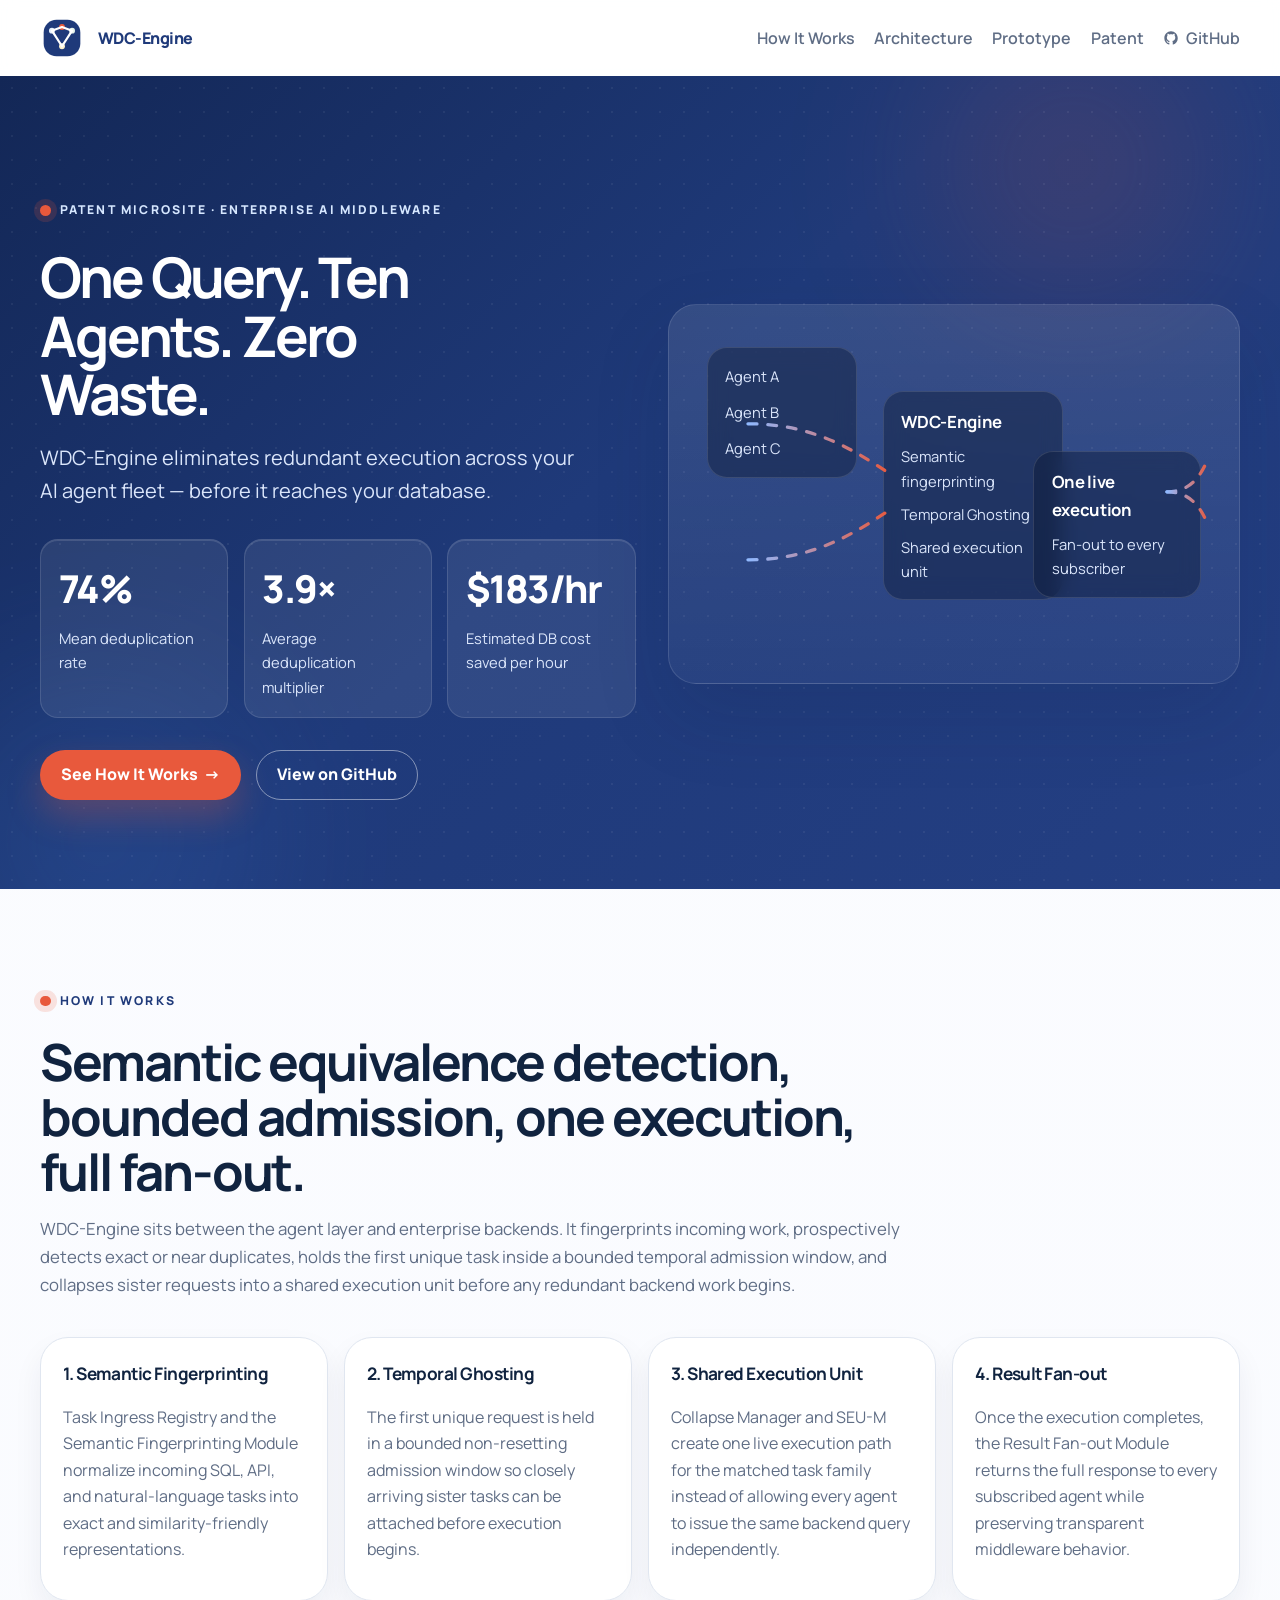
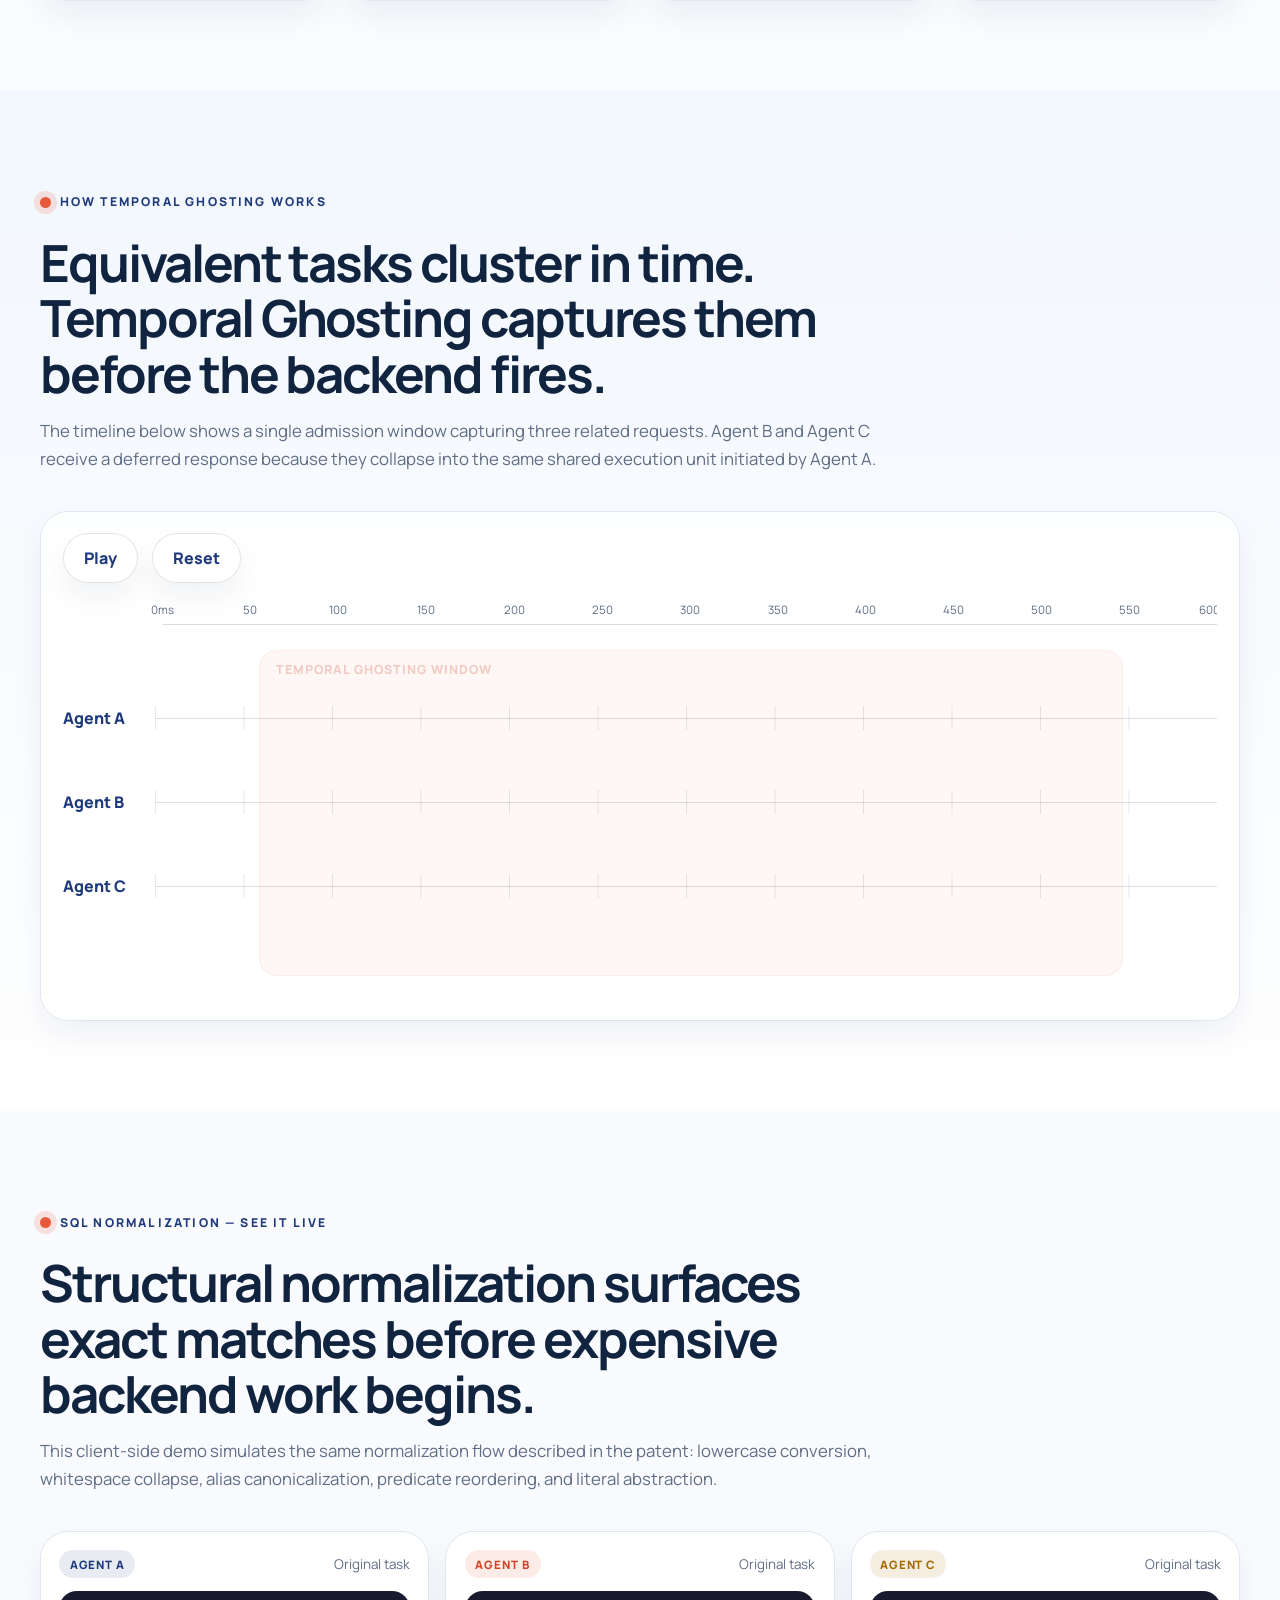
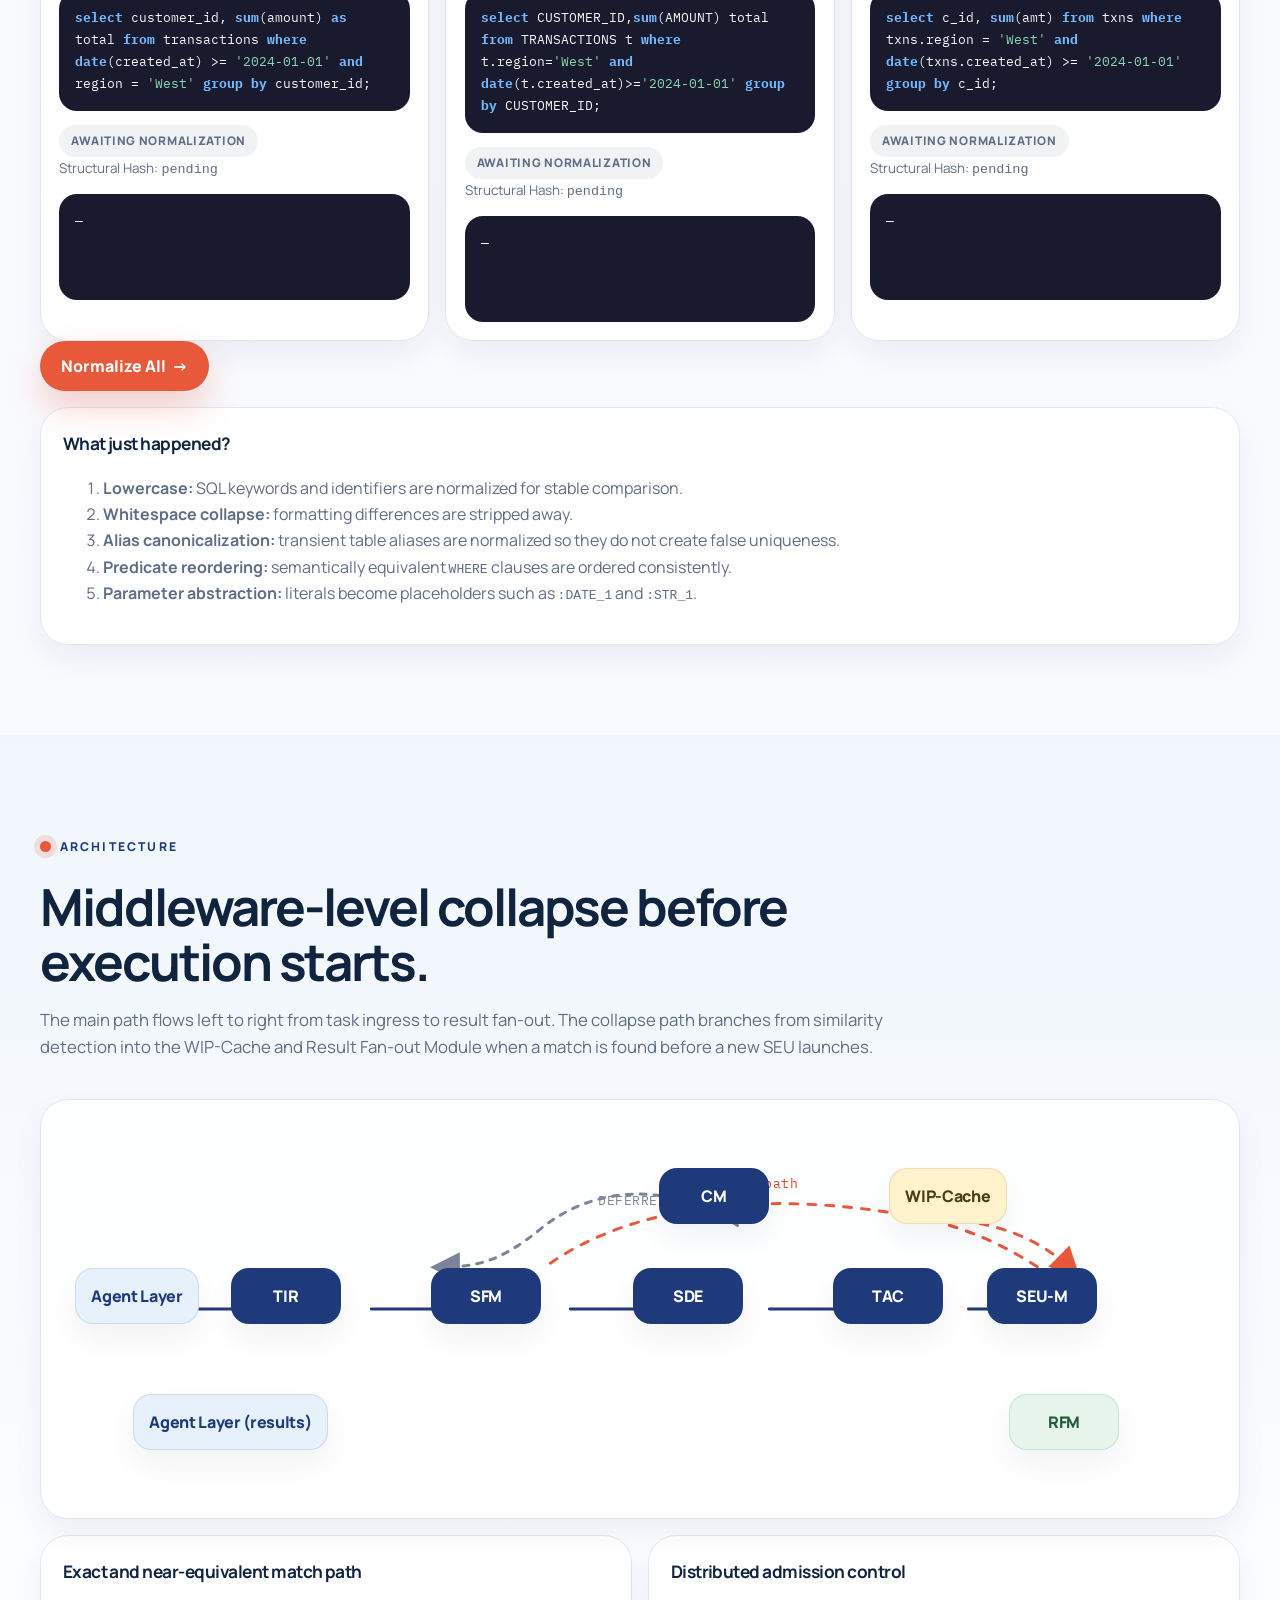
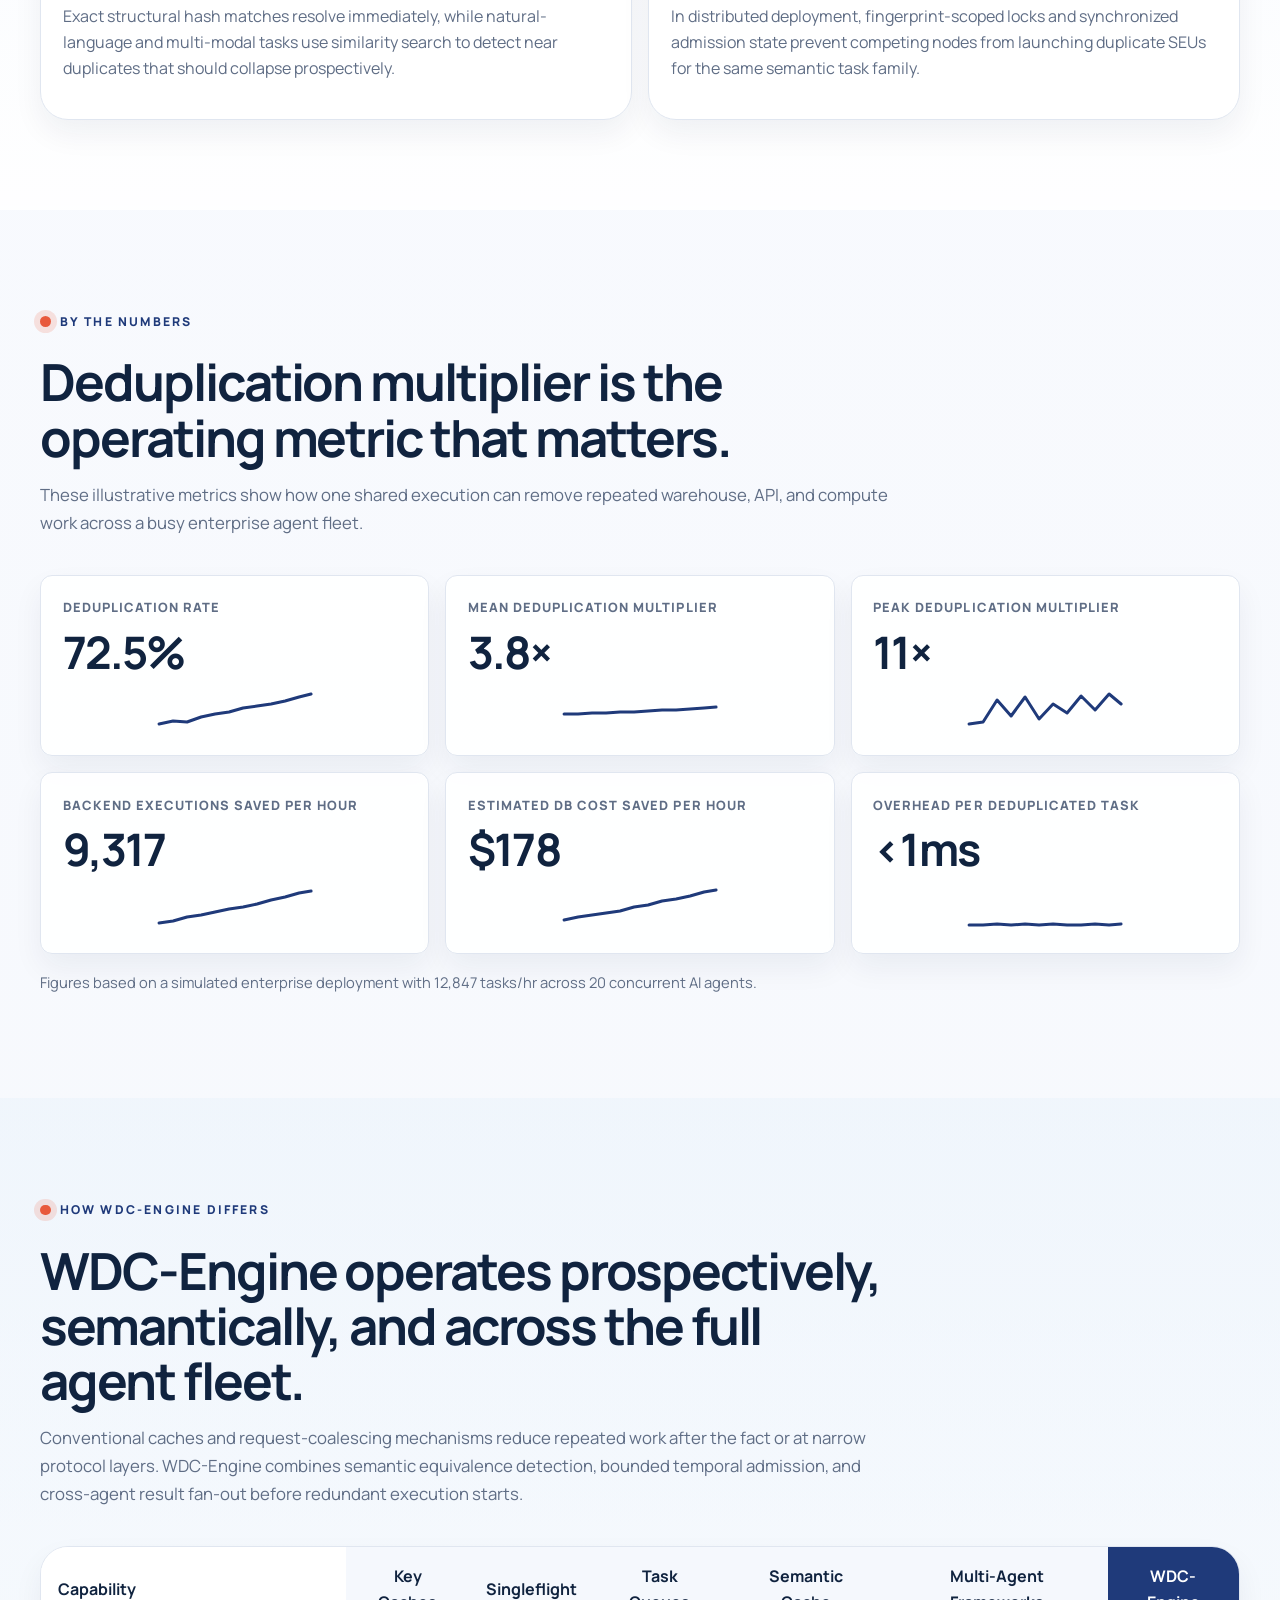
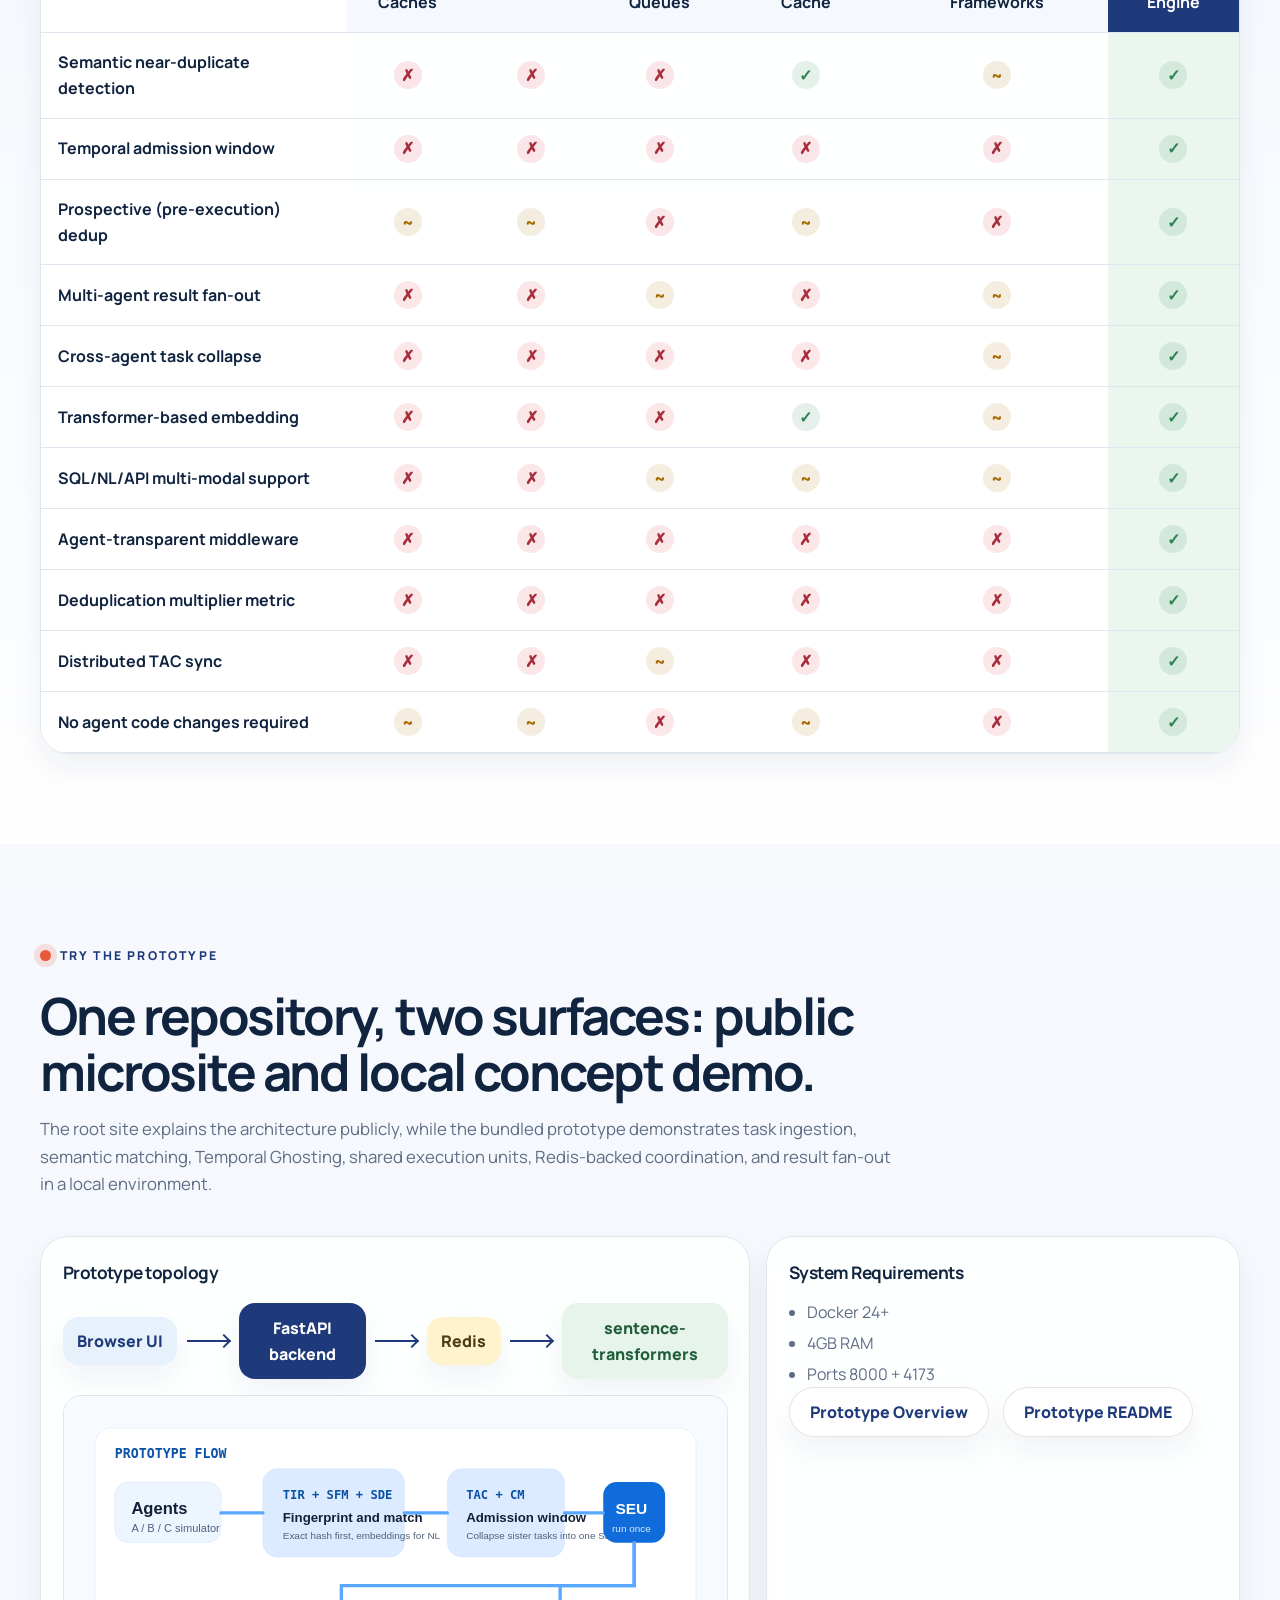
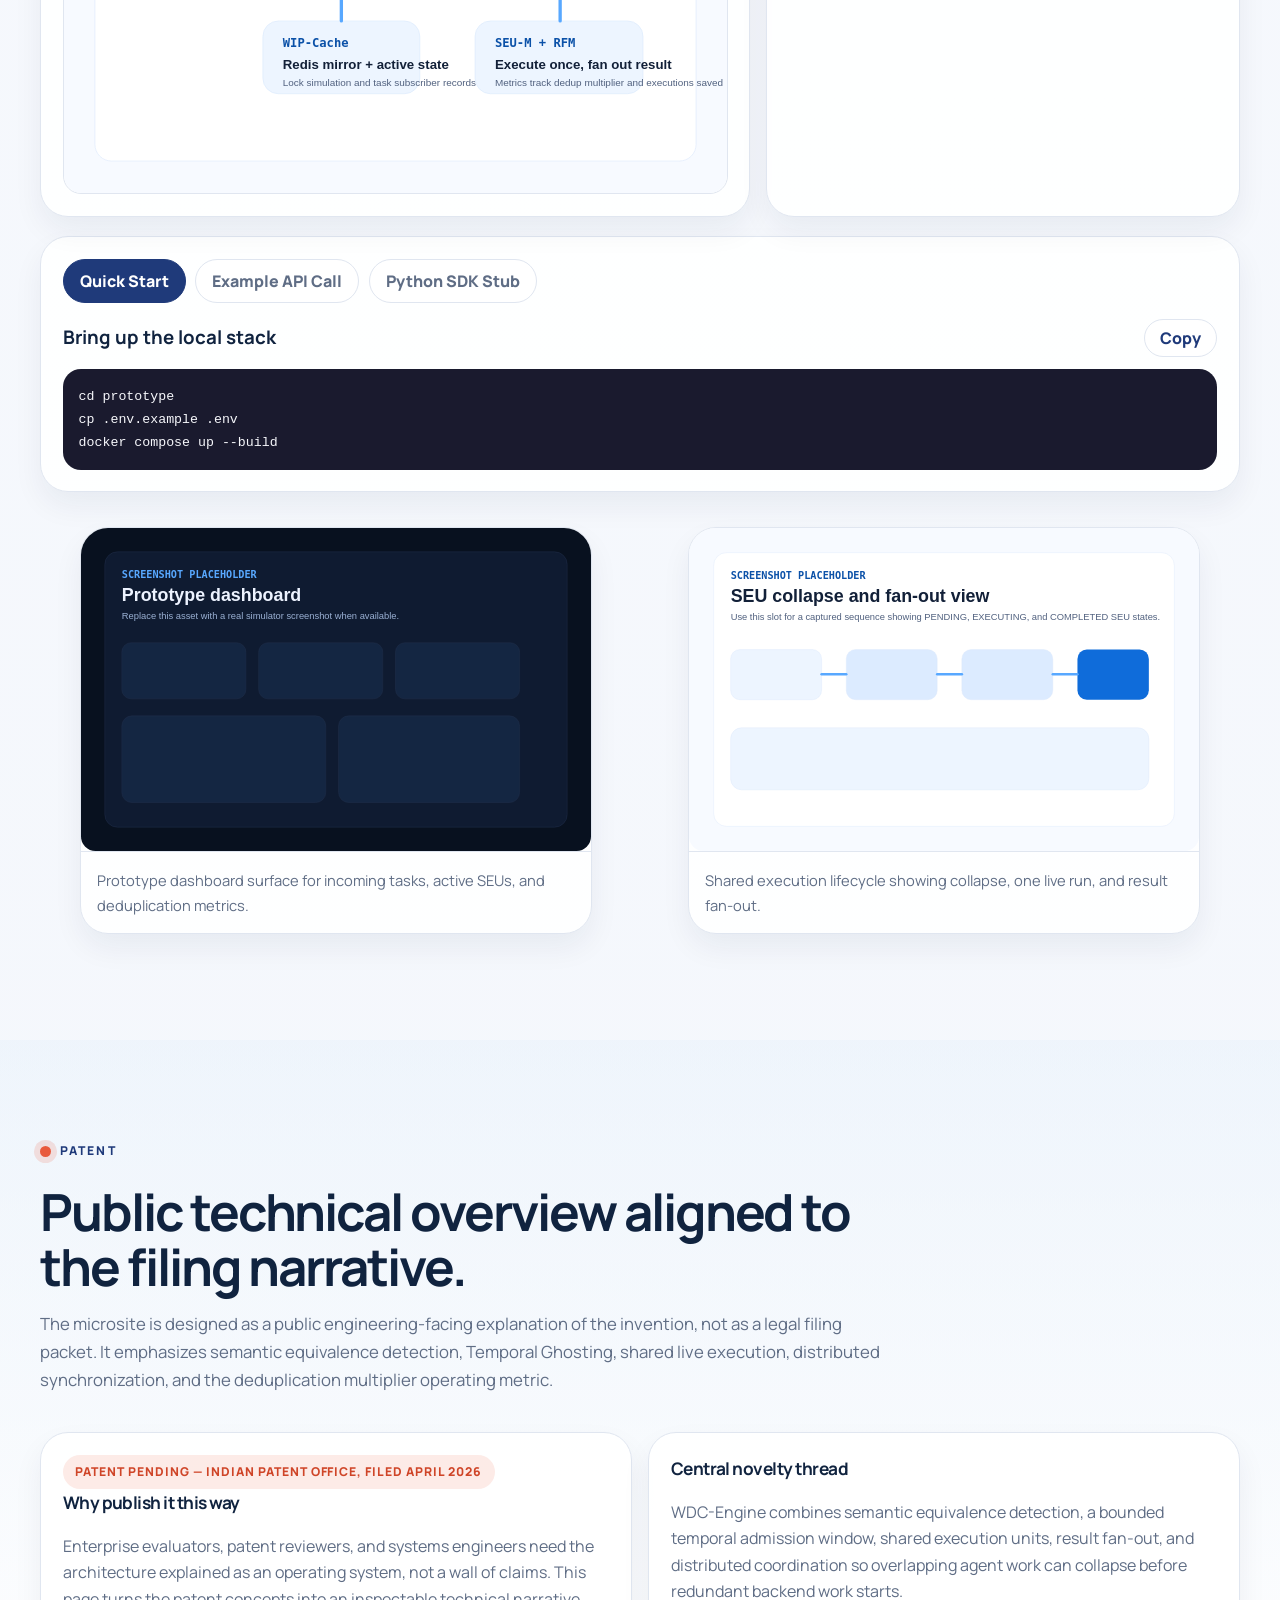
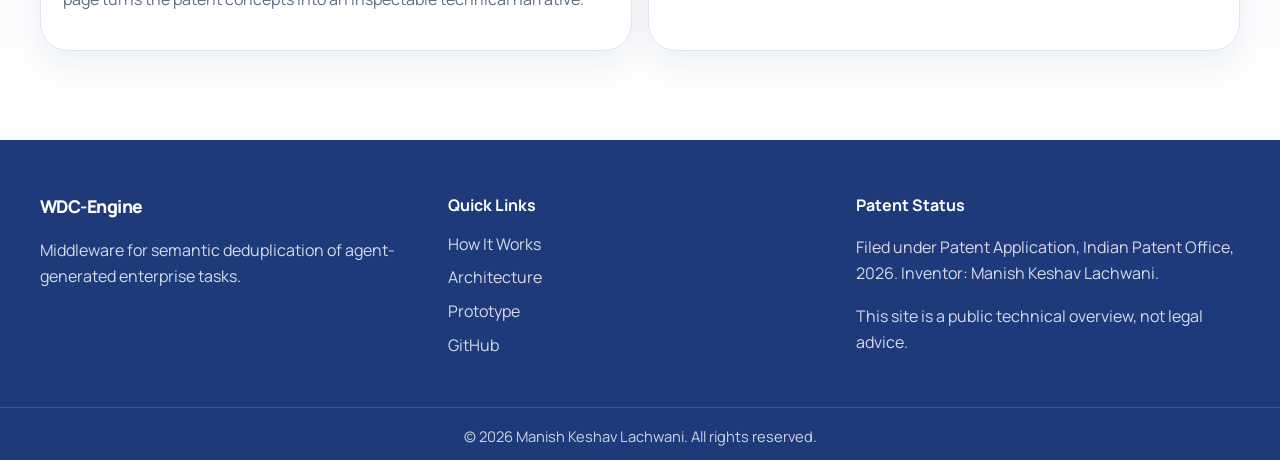
<file: index.html>
<!DOCTYPE html>
<html lang="en">
<head>
  <meta charset="UTF-8">
  <meta name="viewport" content="width=device-width, initial-scale=1.0">
  <title>WDC-Engine | Semantic Deduplication and Shared Execution</title>
  <meta name="description" content="WDC-Engine is a middleware architecture for semantic deduplication, temporal ghosting, shared execution, and result fan-out across enterprise multi-agent systems.">
  <meta name="keywords" content="semantic deduplication, multi-agent systems, enterprise AI, task orchestration, shared execution, temporal ghosting, AI middleware, agent fleet, WDC-Engine">
  <meta name="author" content="Manish Keshav Lachwani">
  <meta name="robots" content="index,follow,max-image-preview:large">
  <meta name="theme-color" content="#1F3A7A">
  <link rel="canonical" href="https://manishklach.github.io/wdc-engine-patent-site/">
  <meta property="og:title" content="WDC-Engine | Semantic Deduplication and Shared Execution">
  <meta property="og:description" content="Semantic deduplication and shared execution for enterprise multi-agent systems.">
  <meta property="og:image" content="https://manishklach.github.io/wdc-engine-patent-site/assets/og-card.svg">
  <meta property="og:url" content="https://manishklach.github.io/wdc-engine-patent-site/">
  <meta property="og:type" content="website">
  <meta property="og:site_name" content="WDC-Engine">
  <meta name="twitter:card" content="summary_large_image">
  <meta name="twitter:title" content="WDC-Engine | Semantic Deduplication and Shared Execution">
  <meta name="twitter:description" content="Middleware for semantic deduplication, temporal ghosting, and shared execution across enterprise AI agent fleets.">
  <meta name="twitter:image" content="https://manishklach.github.io/wdc-engine-patent-site/assets/og-card.svg">
  <link rel="icon" type="image/svg+xml" href="./assets/favicon.svg">
  <link rel="preconnect" href="https://fonts.googleapis.com">
  <link rel="preconnect" href="https://fonts.gstatic.com" crossorigin>
  <link href="https://fonts.googleapis.com/css2?family=Manrope:wght@400;500;600;700;800&family=IBM+Plex+Mono:wght@400;500;600&display=swap" rel="stylesheet">
  <link rel="stylesheet" href="./styles.css">
  <script type="application/ld+json">
  {
    "@context": "https://schema.org",
    "@graph": [
      {
        "@type": "WebSite",
        "name": "WDC-Engine",
        "url": "https://manishklach.github.io/wdc-engine-patent-site/"
      },
      {
        "@type": "SoftwareApplication",
        "name": "WDC-Engine",
        "description": "Middleware architecture for semantic deduplication and shared execution of agent-generated enterprise tasks.",
        "applicationCategory": "DeveloperApplication",
        "url": "https://manishklach.github.io/wdc-engine-patent-site/",
        "image": "https://manishklach.github.io/wdc-engine-patent-site/assets/og-card.svg",
        "author": {
          "@type": "Person",
          "name": "Manish Keshav Lachwani"
        }
      }
    ]
  }
  </script>
</head>
<body id="top">
  <a class="skip-link" href="#main">Skip to content</a>

  <header class="site-header" data-header>
    <div class="container nav-shell">
      <a class="brand" href="#top" aria-label="WDC-Engine home">
        <span class="brand-mark" aria-hidden="true">
          <svg viewBox="0 0 48 48" role="presentation">
            <rect x="4" y="4" width="40" height="40" rx="14" fill="#1F3A7A"></rect>
            <circle cx="13" cy="16" r="3.2" fill="#E6F1FB"></circle>
            <circle cx="24" cy="12" r="3.2" fill="#E8593C"></circle>
            <circle cx="35" cy="16" r="3.2" fill="#E6F4EC"></circle>
            <circle cx="24" cy="33" r="3.2" fill="#FFF3CD"></circle>
            <path d="M13 16L24 12L35 16L24 33Z" fill="none" stroke="#FFFFFF" stroke-width="2.4" stroke-linecap="round" stroke-linejoin="round"></path>
          </svg>
        </span>
        <span class="brand-wordmark">WDC-Engine</span>
      </a>

      <button class="nav-toggle" type="button" aria-expanded="false" aria-controls="site-nav" data-nav-toggle>
        <span></span>
        <span></span>
        <span></span>
        <span class="sr-only">Toggle navigation</span>
      </button>

      <nav class="site-nav" id="site-nav" aria-label="Primary">
        <a href="#how-it-works" data-nav-link>How It Works</a>
        <a href="#architecture" data-nav-link>Architecture</a>
        <a href="#prototype" data-nav-link>Prototype</a>
        <a href="#patent" data-nav-link>Patent</a>
        <a href="https://github.com/manishklach/wdc-engine-patent-site" target="_blank" rel="noreferrer" class="nav-github">
          <svg viewBox="0 0 24 24" aria-hidden="true"><path d="M12 2C6.48 2 2 6.58 2 12.22C2 16.73 4.87 20.55 8.84 21.9C9.34 22 9.52 21.68 9.52 21.4C9.52 21.14 9.51 20.3 9.5 19.18C6.73 19.8 6.14 17.97 6.14 17.97C5.68 16.78 5.01 16.46 5.01 16.46C4.09 15.82 5.08 15.84 5.08 15.84C6.1 15.92 6.64 16.91 6.64 16.91C7.55 18.5 9.03 18.04 9.62 17.77C9.71 17.09 9.98 16.63 10.28 16.37C8.07 16.11 5.75 15.23 5.75 11.28C5.75 10.16 6.14 9.24 6.79 8.52C6.69 8.26 6.34 7.18 6.88 5.72C6.88 5.72 7.74 5.43 9.5 6.67C10.33 6.43 11.22 6.31 12.11 6.31C13 6.31 13.89 6.43 14.72 6.67C16.48 5.43 17.34 5.72 17.34 5.72C17.88 7.18 17.53 8.26 17.43 8.52C18.08 9.24 18.47 10.16 18.47 11.28C18.47 15.24 16.14 16.1 13.92 16.36C14.3 16.69 14.64 17.34 14.64 18.34C14.64 19.77 14.63 20.93 14.63 21.4C14.63 21.68 14.81 22 15.31 21.9C19.28 20.55 22.15 16.72 22.15 12.22C22.15 6.58 17.67 2 12 2Z" fill="currentColor"></path></svg>
          GitHub
        </a>
      </nav>
    </div>
  </header>

  <main id="main">
    <section class="hero" id="hero" data-section>
      <div class="hero-grid-layer" aria-hidden="true"></div>
      <div class="container hero-inner">
        <div class="hero-copy">
          <p class="eyebrow eyebrow-hero">Patent Microsite · Enterprise AI Middleware</p>
          <h1>One Query. Ten Agents. Zero Waste.</h1>
          <p class="hero-subtitle">WDC-Engine eliminates redundant execution across your AI agent fleet — before it reaches your database.</p>
          <div class="hero-stat-grid" data-counter-group>
            <article class="hero-stat"><span class="hero-stat-value" data-counter data-target="74" data-suffix="%">0%</span><span class="hero-stat-label">Mean deduplication rate</span></article>
            <article class="hero-stat"><span class="hero-stat-value" data-counter data-target="3.9" data-decimals="1" data-suffix="×">0×</span><span class="hero-stat-label">Average deduplication multiplier</span></article>
            <article class="hero-stat"><span class="hero-stat-value" data-counter data-target="183" data-prefix="$" data-suffix="/hr">$0/hr</span><span class="hero-stat-label">Estimated DB cost saved per hour</span></article>
          </div>
          <div class="hero-actions">
            <a class="button button-accent" href="#architecture">See How It Works <span aria-hidden="true">→</span></a>
            <a class="button button-ghost" href="https://github.com/manishklach/wdc-engine-patent-site" target="_blank" rel="noreferrer">View on GitHub</a>
          </div>
        </div>
        <div class="hero-visual" aria-hidden="true">
          <div class="hero-panel hero-panel-agents"><span>Agent A</span><span>Agent B</span><span>Agent C</span></div>
          <div class="hero-panel hero-panel-core"><strong>WDC-Engine</strong><span>Semantic fingerprinting</span><span>Temporal Ghosting</span><span>Shared execution unit</span></div>
          <div class="hero-panel hero-panel-result"><strong>One live execution</strong><span>Fan-out to every subscriber</span></div>
          <svg class="hero-connector" viewBox="0 0 520 300" role="presentation">
            <defs><linearGradient id="heroFlow" x1="0%" y1="0%" x2="100%" y2="0%"><stop offset="0%" stop-color="#90B9FF"></stop><stop offset="100%" stop-color="#E8593C"></stop></linearGradient></defs>
            <path d="M72 86C130 86 166 108 202 132" />
            <path d="M72 148C130 148 166 148 202 148" />
            <path d="M72 210C130 210 166 188 202 164" />
            <path d="M320 148H442" />
            <path d="M454 148C472 148 484 158 492 180" />
            <path d="M454 148C472 148 484 138 492 116" />
            <path d="M454 148C472 148 490 148 500 148" />
          </svg>
        </div>
      </div>
    </section>

    <section class="section section-light" id="how-it-works" data-section>
      <div class="container">
        <div class="section-heading">
          <p class="eyebrow">How It Works</p>
          <h2>Semantic equivalence detection, bounded admission, one execution, full fan-out.</h2>
          <p>WDC-Engine sits between the agent layer and enterprise backends. It fingerprints incoming work, prospectively detects exact or near duplicates, holds the first unique task inside a bounded temporal admission window, and collapses sister requests into a shared execution unit before any redundant backend work begins.</p>
        </div>
        <div class="feature-flow-grid">
          <article class="feature-card"><h3>1. Semantic Fingerprinting</h3><p>Task Ingress Registry and the Semantic Fingerprinting Module normalize incoming SQL, API, and natural-language tasks into exact and similarity-friendly representations.</p></article>
          <article class="feature-card"><h3>2. Temporal Ghosting</h3><p>The first unique request is held in a bounded non-resetting admission window so closely arriving sister tasks can be attached before execution begins.</p></article>
          <article class="feature-card"><h3>3. Shared Execution Unit</h3><p>Collapse Manager and SEU-M create one live execution path for the matched task family instead of allowing every agent to issue the same backend query independently.</p></article>
          <article class="feature-card"><h3>4. Result Fan-out</h3><p>Once the execution completes, the Result Fan-out Module returns the full response to every subscribed agent while preserving transparent middleware behavior.</p></article>
        </div>
      </div>
    </section>

    <section class="section section-alt temporal-section" id="temporal" data-section>
      <div class="container">
        <div class="section-heading">
          <p class="eyebrow">How Temporal Ghosting Works</p>
          <h2>Equivalent tasks cluster in time. Temporal Ghosting captures them before the backend fires.</h2>
          <p>The timeline below shows a single admission window capturing three related requests. Agent B and Agent C receive a deferred response because they collapse into the same shared execution unit initiated by Agent A.</p>
        </div>
        <div class="timeline-shell">
          <div class="timeline-controls"><button class="button button-outline" type="button" data-timeline-play>Play</button><button class="button button-outline" type="button" data-timeline-reset>Reset</button></div>
          <div class="timeline-diagram" data-timeline>
            <div class="timeline-scale" aria-hidden="true">
              <span style="left:0%;">0ms</span><span style="left:8.333%;">50</span><span style="left:16.666%;">100</span><span style="left:25%;">150</span><span style="left:33.333%;">200</span><span style="left:41.666%;">250</span><span style="left:50%;">300</span><span style="left:58.333%;">350</span><span style="left:66.666%;">400</span><span style="left:75%;">450</span><span style="left:83.333%;">500</span><span style="left:91.666%;">550</span><span style="left:100%;">600ms</span>
            </div>
            <div class="timeline-stage">
              <div class="timeline-window" data-window><span>Temporal Ghosting Window</span></div>
              <div class="timeline-row" data-row><span class="timeline-label">Agent A</span><div class="timeline-line"></div><div class="task-bubble agent-a" data-bubble="a"><strong>Task arrives</strong><span>t=50ms</span></div><div class="fanout-arrow fanout-a" data-fanout="a"><span>Full result delivered</span></div></div>
              <div class="timeline-row" data-row><span class="timeline-label">Agent B</span><div class="timeline-line"></div><div class="task-bubble agent-b" data-bubble="b"><strong>Task arrives</strong><span>t=200ms</span><em>DEFERRED</em></div><div class="fanout-arrow fanout-b" data-fanout="b"><span>Full result delivered</span></div></div>
              <div class="timeline-row" data-row><span class="timeline-label">Agent C</span><div class="timeline-line"></div><div class="task-bubble agent-c" data-bubble="c"><strong>Task arrives</strong><span>t=250ms</span><em>DEFERRED</em></div><div class="fanout-arrow fanout-c" data-fanout="c"><span>Full result delivered</span></div></div>
              <div class="execution-arrow" data-execution><span>1 backend query</span></div>
              <div class="multiplier-badge" data-multiplier>Deduplication Multiplier: 3×</div>
            </div>
          </div>
        </div>
      </div>
    </section>
    <section class="section section-light" id="sql-demo" data-section>
      <div class="container">
        <div class="section-heading">
          <p class="eyebrow">SQL Normalization — See It Live</p>
          <h2>Structural normalization surfaces exact matches before expensive backend work begins.</h2>
          <p>This client-side demo simulates the same normalization flow described in the patent: lowercase conversion, whitespace collapse, alias canonicalization, predicate reordering, and literal abstraction.</p>
        </div>
        <div class="sql-demo-grid">
          <article class="sql-card">
            <header><span class="agent-chip chip-a">Agent A</span><span class="sql-card-title">Original task</span></header>
            <pre class="code-box" data-sql-source="a">SELECT customer_id, SUM(amount) AS total FROM transactions WHERE DATE(created_at) &gt;= '2024-01-01' AND region = 'West' GROUP BY customer_id;</pre>
            <div class="sql-result"><span class="match-badge" data-badge="a">Awaiting normalization</span><div class="hash-line">Structural Hash: <code data-hash="a">pending</code></div><pre class="code-box canonical-box" data-output="a">—</pre></div>
          </article>
          <article class="sql-card">
            <header><span class="agent-chip chip-b">Agent B</span><span class="sql-card-title">Original task</span></header>
            <pre class="code-box" data-sql-source="b">select CUSTOMER_ID,sum(AMOUNT) total from TRANSACTIONS t where t.region='West' and date(t.created_at)&gt;='2024-01-01' group by CUSTOMER_ID;</pre>
            <div class="sql-result"><span class="match-badge" data-badge="b">Awaiting normalization</span><div class="hash-line">Structural Hash: <code data-hash="b">pending</code></div><pre class="code-box canonical-box" data-output="b">—</pre></div>
          </article>
          <article class="sql-card">
            <header><span class="agent-chip chip-c">Agent C</span><span class="sql-card-title">Original task</span></header>
            <pre class="code-box" data-sql-source="c">SELECT c_id, SUM(amt) FROM txns WHERE txns.region = 'West' AND DATE(txns.created_at) &gt;= '2024-01-01' GROUP BY c_id;</pre>
            <div class="sql-result"><span class="match-badge" data-badge="c">Awaiting normalization</span><div class="hash-line">Structural Hash: <code data-hash="c">pending</code></div><pre class="code-box canonical-box" data-output="c">—</pre></div>
          </article>
        </div>
        <div class="sql-actions"><button class="button button-accent" type="button" data-normalize-trigger>Normalize All <span aria-hidden="true">→</span></button></div>
        <div class="explanation-box">
          <h3>What just happened?</h3>
          <ol>
            <li><strong>Lowercase:</strong> SQL keywords and identifiers are normalized for stable comparison.</li>
            <li><strong>Whitespace collapse:</strong> formatting differences are stripped away.</li>
            <li><strong>Alias canonicalization:</strong> transient table aliases are normalized so they do not create false uniqueness.</li>
            <li><strong>Predicate reordering:</strong> semantically equivalent <code>WHERE</code> clauses are ordered consistently.</li>
            <li><strong>Parameter abstraction:</strong> literals become placeholders such as <code>:DATE_1</code> and <code>:STR_1</code>.</li>
          </ol>
        </div>
      </div>
    </section>

    <section class="section section-alt" id="architecture" data-section>
      <div class="container">
        <div class="section-heading">
          <p class="eyebrow">Architecture</p>
          <h2>Middleware-level collapse before execution starts.</h2>
          <p>The main path flows left to right from task ingress to result fan-out. The collapse path branches from similarity detection into the WIP-Cache and Result Fan-out Module when a match is found before a new SEU launches.</p>
        </div>
        <div class="architecture-shell">
          <div class="architecture-canvas">
            <svg class="architecture-svg" viewBox="0 0 1180 420" role="img" aria-label="WDC-Engine architecture diagram showing ingress, semantic matching, temporal admission, shared execution, cache, and result fan-out">
              <defs>
                <marker id="arrowBlue" viewBox="0 0 12 12" refX="10" refY="6" markerWidth="12" markerHeight="12" orient="auto"><path d="M1 1L11 6L1 11Z" fill="#1F3A7A"></path></marker>
                <marker id="arrowOrange" viewBox="0 0 12 12" refX="10" refY="6" markerWidth="12" markerHeight="12" orient="auto"><path d="M1 1L11 6L1 11Z" fill="#E8593C"></path></marker>
                <marker id="arrowGray" viewBox="0 0 12 12" refX="10" refY="6" markerWidth="12" markerHeight="12" orient="auto"><path d="M1 1L11 6L1 11Z" fill="#7B849A"></path></marker>
              </defs>
              <path class="arch-main" d="M114 210H250" marker-end="url(#arrowBlue)"></path>
              <path class="arch-main" d="M320 210H450" marker-end="url(#arrowBlue)"></path>
              <path class="arch-main" d="M520 210H650" marker-end="url(#arrowBlue)"></path>
              <path class="arch-main" d="M720 210H850" marker-end="url(#arrowBlue)"></path>
              <path class="arch-main" d="M920 210H1030" marker-end="url(#arrowBlue)"></path>
              <path class="arch-collapse" d="M500 164C580 108 712 88 870 118C928 130 980 156 1030 198" marker-end="url(#arrowOrange)"></path>
              <path class="arch-collapse" d="M860 118C934 118 986 132 1030 176" marker-end="url(#arrowOrange)"></path>
              <path class="arch-deferred" d="M688 126C612 78 540 90 492 128C448 164 426 168 382 168" marker-end="url(#arrowGray)"></path>
              <text x="638" y="88" class="arch-label">COLLAPSE path</text>
              <text x="548" y="105" class="arch-label arch-label-muted">DEFERRED response</text>
            </svg>
            <button class="arch-node node-agent node-start" type="button" data-tip="Equivalent tasks can arrive from multiple independent AI agents acting on the same trigger or enterprise objective.">Agent Layer</button>
            <button class="arch-node node-core node-tir" type="button" data-tip="TIR records inbound task metadata and creates the first stable ingress record for downstream matching.">TIR</button>
            <button class="arch-node node-core node-sfm" type="button" data-tip="SFM creates structural hashes and semantic fingerprints that can be compared prospectively before execution begins.">SFM</button>
            <button class="arch-node node-core node-sde" type="button" data-tip="SDE combines exact-hash checks with near-duplicate similarity detection to identify semantically equivalent work.">SDE</button>
            <button class="arch-node node-core node-tac" type="button" data-tip="TAC applies the bounded temporal admission window so sister tasks can join before a new execution launches.">TAC</button>
            <button class="arch-node node-core node-seu" type="button" data-tip="SEU-M creates and manages the shared execution unit that runs exactly once for the collapsed task family.">SEU-M</button>
            <button class="arch-node node-cache node-cache-main" type="button" data-tip="WIP-Cache stores active task families, in-progress execution state, and lookup entries for collapse decisions.">WIP-Cache</button>
            <button class="arch-node node-result node-rfm" type="button" data-tip="RFM distributes the shared result payload to every subscribed agent after the live execution completes.">RFM</button>
            <button class="arch-node node-agent node-result-end" type="button" data-tip="All subscribed agents receive the same execution result without each agent reissuing the backend work.">Agent Layer (results)</button>
            <button class="arch-node node-core node-cm" type="button" data-tip="Collapse Manager attaches sister tasks to the correct shared execution unit and returns a deferred acknowledgment while the live execution proceeds.">CM</button>
          </div>
          <div class="architecture-notes">
            <article class="arch-note-card"><h3>Exact and near-equivalent match path</h3><p>Exact structural hash matches resolve immediately, while natural-language and multi-modal tasks use similarity search to detect near duplicates that should collapse prospectively.</p></article>
            <article class="arch-note-card"><h3>Distributed admission control</h3><p>In distributed deployment, fingerprint-scoped locks and synchronized admission state prevent competing nodes from launching duplicate SEUs for the same semantic task family.</p></article>
          </div>
        </div>
      </div>
    </section>

    <section class="section section-light" id="metrics" data-section>
      <div class="container">
        <div class="section-heading">
          <p class="eyebrow">By The Numbers</p>
          <h2>Deduplication multiplier is the operating metric that matters.</h2>
          <p>These illustrative metrics show how one shared execution can remove repeated warehouse, API, and compute work across a busy enterprise agent fleet.</p>
        </div>
        <div class="metrics-grid" data-counter-group>
          <article class="metric-card"><span class="metric-label">Deduplication rate</span><strong class="metric-value" data-counter data-target="74.4" data-decimals="1" data-suffix="%">0%</strong><svg viewBox="0 0 160 48" class="sparkline" aria-hidden="true"><polyline points="4,38 18,35 32,36 46,31 60,28 74,26 88,22 102,20 116,18 130,15 144,11 156,8"></polyline></svg></article>
          <article class="metric-card"><span class="metric-label">Mean deduplication multiplier</span><strong class="metric-value" data-counter data-target="3.9" data-decimals="1" data-suffix="×">0×</strong><svg viewBox="0 0 160 48" class="sparkline" aria-hidden="true"><polyline points="4,28 18,28 32,27 46,27 60,26 74,26 88,25 102,24 116,24 130,23 144,22 156,21"></polyline></svg></article>
          <article class="metric-card"><span class="metric-label">Peak deduplication multiplier</span><strong class="metric-value" data-counter data-target="11" data-suffix="×">0×</strong><svg viewBox="0 0 160 48" class="sparkline" aria-hidden="true"><polyline points="4,38 18,36 32,14 46,30 60,11 74,33 88,18 102,27 116,10 130,24 144,8 156,18"></polyline></svg></article>
          <article class="metric-card"><span class="metric-label">Backend executions saved per hour</span><strong class="metric-value" data-counter data-target="9556" data-format="integer">0</strong><svg viewBox="0 0 160 48" class="sparkline" aria-hidden="true"><polyline points="4,40 18,38 32,34 46,32 60,29 74,26 88,24 102,21 116,17 130,14 144,10 156,8"></polyline></svg></article>
          <article class="metric-card"><span class="metric-label">Estimated DB cost saved per hour</span><strong class="metric-value" data-counter data-target="183" data-prefix="$">0</strong><svg viewBox="0 0 160 48" class="sparkline" aria-hidden="true"><polyline points="4,37 18,34 32,32 46,30 60,28 74,24 88,22 102,18 116,16 130,13 144,9 156,7"></polyline></svg></article>
          <article class="metric-card"><span class="metric-label">Overhead per deduplicated task</span><strong class="metric-value" data-counter data-target="1" data-prefix="&lt;" data-suffix="ms">0ms</strong><svg viewBox="0 0 160 48" class="sparkline" aria-hidden="true"><polyline points="4,42 18,42 32,41 46,42 60,41 74,42 88,41 102,42 116,42 130,41 144,42 156,41"></polyline></svg></article>
        </div>
        <p class="metrics-footnote">Figures based on a simulated enterprise deployment with 12,847 tasks/hr across 20 concurrent AI agents.</p>
      </div>
    </section>
    <section class="section section-alt" id="compare" data-section>
      <div class="container">
        <div class="section-heading">
          <p class="eyebrow">How WDC-Engine Differs</p>
          <h2>WDC-Engine operates prospectively, semantically, and across the full agent fleet.</h2>
          <p>Conventional caches and request-coalescing mechanisms reduce repeated work after the fact or at narrow protocol layers. WDC-Engine combines semantic equivalence detection, bounded temporal admission, and cross-agent result fan-out before redundant execution starts.</p>
        </div>
        <div class="comparison-wrap">
          <table class="comparison-table">
            <thead>
              <tr>
                <th scope="col">Capability</th>
                <th scope="col">Key Caches</th>
                <th scope="col">Singleflight</th>
                <th scope="col">Task Queues</th>
                <th scope="col">Semantic Cache</th>
                <th scope="col">Multi-Agent Frameworks</th>
                <th scope="col" class="wdc-column-header">WDC-Engine</th>
              </tr>
            </thead>
            <tbody>
              <tr><th scope="row">Semantic near-duplicate detection</th><td><span class="status status-no">✗</span></td><td><span class="status status-no">✗</span></td><td><span class="status status-no">✗</span></td><td><span class="status status-yes">✓</span></td><td><span class="status status-partial">~</span></td><td class="wdc-yes"><span class="status status-yes">✓</span></td></tr>
              <tr><th scope="row">Temporal admission window</th><td><span class="status status-no">✗</span></td><td><span class="status status-no">✗</span></td><td><span class="status status-no">✗</span></td><td><span class="status status-no">✗</span></td><td><span class="status status-no">✗</span></td><td class="wdc-yes"><span class="status status-yes">✓</span></td></tr>
              <tr><th scope="row">Prospective (pre-execution) dedup</th><td><span class="status status-partial">~</span></td><td><span class="status status-partial">~</span></td><td><span class="status status-no">✗</span></td><td><span class="status status-partial">~</span></td><td><span class="status status-no">✗</span></td><td class="wdc-yes"><span class="status status-yes">✓</span></td></tr>
              <tr><th scope="row">Multi-agent result fan-out</th><td><span class="status status-no">✗</span></td><td><span class="status status-no">✗</span></td><td><span class="status status-partial">~</span></td><td><span class="status status-no">✗</span></td><td><span class="status status-partial">~</span></td><td class="wdc-yes"><span class="status status-yes">✓</span></td></tr>
              <tr><th scope="row">Cross-agent task collapse</th><td><span class="status status-no">✗</span></td><td><span class="status status-no">✗</span></td><td><span class="status status-no">✗</span></td><td><span class="status status-no">✗</span></td><td><span class="status status-partial">~</span></td><td class="wdc-yes"><span class="status status-yes">✓</span></td></tr>
              <tr><th scope="row">Transformer-based embedding</th><td><span class="status status-no">✗</span></td><td><span class="status status-no">✗</span></td><td><span class="status status-no">✗</span></td><td><span class="status status-yes">✓</span></td><td><span class="status status-partial">~</span></td><td class="wdc-yes"><span class="status status-yes">✓</span></td></tr>
              <tr><th scope="row">SQL/NL/API multi-modal support</th><td><span class="status status-no">✗</span></td><td><span class="status status-no">✗</span></td><td><span class="status status-partial">~</span></td><td><span class="status status-partial">~</span></td><td><span class="status status-partial">~</span></td><td class="wdc-yes"><span class="status status-yes">✓</span></td></tr>
              <tr><th scope="row">Agent-transparent middleware</th><td><span class="status status-no">✗</span></td><td><span class="status status-no">✗</span></td><td><span class="status status-no">✗</span></td><td><span class="status status-no">✗</span></td><td><span class="status status-no">✗</span></td><td class="wdc-yes"><span class="status status-yes">✓</span></td></tr>
              <tr><th scope="row">Deduplication multiplier metric</th><td><span class="status status-no">✗</span></td><td><span class="status status-no">✗</span></td><td><span class="status status-no">✗</span></td><td><span class="status status-no">✗</span></td><td><span class="status status-no">✗</span></td><td class="wdc-yes"><span class="status status-yes">✓</span></td></tr>
              <tr><th scope="row">Distributed TAC sync</th><td><span class="status status-no">✗</span></td><td><span class="status status-no">✗</span></td><td><span class="status status-partial">~</span></td><td><span class="status status-no">✗</span></td><td><span class="status status-no">✗</span></td><td class="wdc-yes"><span class="status status-yes">✓</span></td></tr>
              <tr><th scope="row">No agent code changes required</th><td><span class="status status-partial">~</span></td><td><span class="status status-partial">~</span></td><td><span class="status status-no">✗</span></td><td><span class="status status-partial">~</span></td><td><span class="status status-no">✗</span></td><td class="wdc-yes"><span class="status status-yes">✓</span></td></tr>
            </tbody>
          </table>
        </div>
      </div>
    </section>

    <section class="section section-light" id="prototype" data-section>
      <div class="container">
        <div class="section-heading">
          <p class="eyebrow">Try the Prototype</p>
          <h2>One repository, two surfaces: public microsite and local concept demo.</h2>
          <p>The root site explains the architecture publicly, while the bundled prototype demonstrates task ingestion, semantic matching, Temporal Ghosting, shared execution units, Redis-backed coordination, and result fan-out in a local environment.</p>
        </div>
        <div class="prototype-top-grid">
          <div class="prototype-architecture-card">
            <h3>Prototype topology</h3>
            <div class="prototype-rail" aria-hidden="true"><div class="rail-node browser-node">Browser UI</div><div class="rail-arrow"></div><div class="rail-node api-node">FastAPI backend</div><div class="rail-arrow"></div><div class="rail-node redis-node">Redis</div><div class="rail-arrow"></div><div class="rail-node model-node">sentence-transformers</div></div>
            <img src="./assets/prototype/diagrams/prototype-preview.svg" alt="Prototype architecture preview for the WDC-Engine local MVP." loading="lazy" decoding="async">
          </div>
          <aside class="system-requirements">
            <h3>System Requirements</h3>
            <ul><li>Docker 24+</li><li>4GB RAM</li><li>Ports 8000 + 4173</li></ul>
            <div class="prototype-link-group"><a class="button button-outline" href="./prototype/" target="_blank" rel="noreferrer">Prototype Overview</a><a class="button button-outline" href="./prototype/README.md" target="_blank" rel="noreferrer">Prototype README</a></div>
          </aside>
        </div>

        <div class="tabs-shell">
          <input class="tab-input" type="radio" name="prototype-tabs" id="tab-quickstart" checked>
          <input class="tab-input" type="radio" name="prototype-tabs" id="tab-api">
          <input class="tab-input" type="radio" name="prototype-tabs" id="tab-sdk">
          <div class="tab-list" role="tablist" aria-label="Prototype code snippets"><label for="tab-quickstart" role="tab" tabindex="0">Quick Start</label><label for="tab-api" role="tab" tabindex="0">Example API Call</label><label for="tab-sdk" role="tab" tabindex="0">Python SDK Stub</label></div>
          <div class="tab-panels">
            <section class="tab-panel" data-panel="quickstart"><div class="code-panel-head"><h3>Bring up the local stack</h3><button class="copy-button" type="button" data-copy-target="snippet-quickstart">Copy</button></div><pre class="snippet-block" id="snippet-quickstart"><code>cd prototype
cp .env.example .env
docker compose up --build</code></pre></section>
            <section class="tab-panel" data-panel="api"><div class="code-panel-head"><h3>Submit a task through the ingress API</h3><button class="copy-button" type="button" data-copy-target="snippet-api">Copy</button></div><pre class="snippet-block" id="snippet-api"><code>curl -X POST http://localhost:8000/api/tasks ^
  -H "Content-Type: application/json" ^
  -d "{\"agent_id\":\"Agent A\",\"task_type\":\"SQL_QUERY\",\"payload\":\"SELECT customer_id, SUM(amount) AS total FROM transactions WHERE DATE(created_at) >= '2024-01-01' AND region = 'West' GROUP BY customer_id;\"}"</code></pre></section>
            <section class="tab-panel" data-panel="sdk"><div class="code-panel-head"><h3>Python stub for agent-side submission</h3><button class="copy-button" type="button" data-copy-target="snippet-sdk">Copy</button></div><pre class="snippet-block" id="snippet-sdk"><code>import requests

payload = {
    "agent_id": "Agent B",
    "task_type": "NATURAL_LANGUAGE",
    "payload": "Pull all open support tickets for the West enterprise segment."
}

response = requests.post(
    "http://localhost:8000/api/tasks",
    json=payload,
    timeout=10,
)

response.raise_for_status()
task = response.json()
print(task["status"], task["seu_id"])</code></pre></section>
          </div>
        </div>

        <div class="prototype-gallery">
          <figure class="gallery-card"><img src="./assets/prototype/screenshots/dashboard-placeholder.svg" alt="Placeholder preview of the WDC-Engine prototype dashboard." loading="lazy" decoding="async"><figcaption>Prototype dashboard surface for incoming tasks, active SEUs, and deduplication metrics.</figcaption></figure>
          <figure class="gallery-card"><img src="./assets/prototype/screenshots/seu-flow-placeholder.svg" alt="Placeholder illustration of the WDC-Engine shared execution flow." loading="lazy" decoding="async"><figcaption>Shared execution lifecycle showing collapse, one live run, and result fan-out.</figcaption></figure>
        </div>
      </div>
    </section>

    <section class="section section-alt" id="patent" data-section>
      <div class="container">
        <div class="section-heading">
          <p class="eyebrow">Patent</p>
          <h2>Public technical overview aligned to the filing narrative.</h2>
          <p>The microsite is designed as a public engineering-facing explanation of the invention, not as a legal filing packet. It emphasizes semantic equivalence detection, Temporal Ghosting, shared live execution, distributed synchronization, and the deduplication multiplier operating metric.</p>
        </div>
        <div class="patent-grid">
          <article class="patent-card"><span class="status-pill">Patent Pending — Indian Patent Office, Filed April 2026</span><h3>Why publish it this way</h3><p>Enterprise evaluators, patent reviewers, and systems engineers need the architecture explained as an operating system, not a wall of claims. This page turns the patent concepts into an inspectable technical narrative.</p></article>
          <article class="patent-card"><h3>Central novelty thread</h3><p>WDC-Engine combines semantic equivalence detection, a bounded temporal admission window, shared execution units, result fan-out, and distributed coordination so overlapping agent work can collapse before redundant backend work starts.</p></article>
        </div>
      </div>
    </section>
  </main>

  <footer class="site-footer">
    <div class="container footer-grid">
      <div><div class="footer-brand">WDC-Engine</div><p>Middleware for semantic deduplication of agent-generated enterprise tasks.</p></div>
      <div><h3>Quick Links</h3><ul class="footer-links"><li><a href="#how-it-works">How It Works</a></li><li><a href="#architecture">Architecture</a></li><li><a href="#prototype">Prototype</a></li><li><a href="https://github.com/manishklach/wdc-engine-patent-site" target="_blank" rel="noreferrer">GitHub</a></li></ul></div>
      <div><h3>Patent Status</h3><p>Filed under Patent Application, Indian Patent Office, 2026. Inventor: Manish Keshav Lachwani.</p><p class="footer-note">This site is a public technical overview, not legal advice.</p></div>
    </div>
    <div class="footer-bottom">© 2026 Manish Keshav Lachwani. All rights reserved.</div>
  </footer>

  <script src="./script.js"></script>
</body>
</html>
</file>
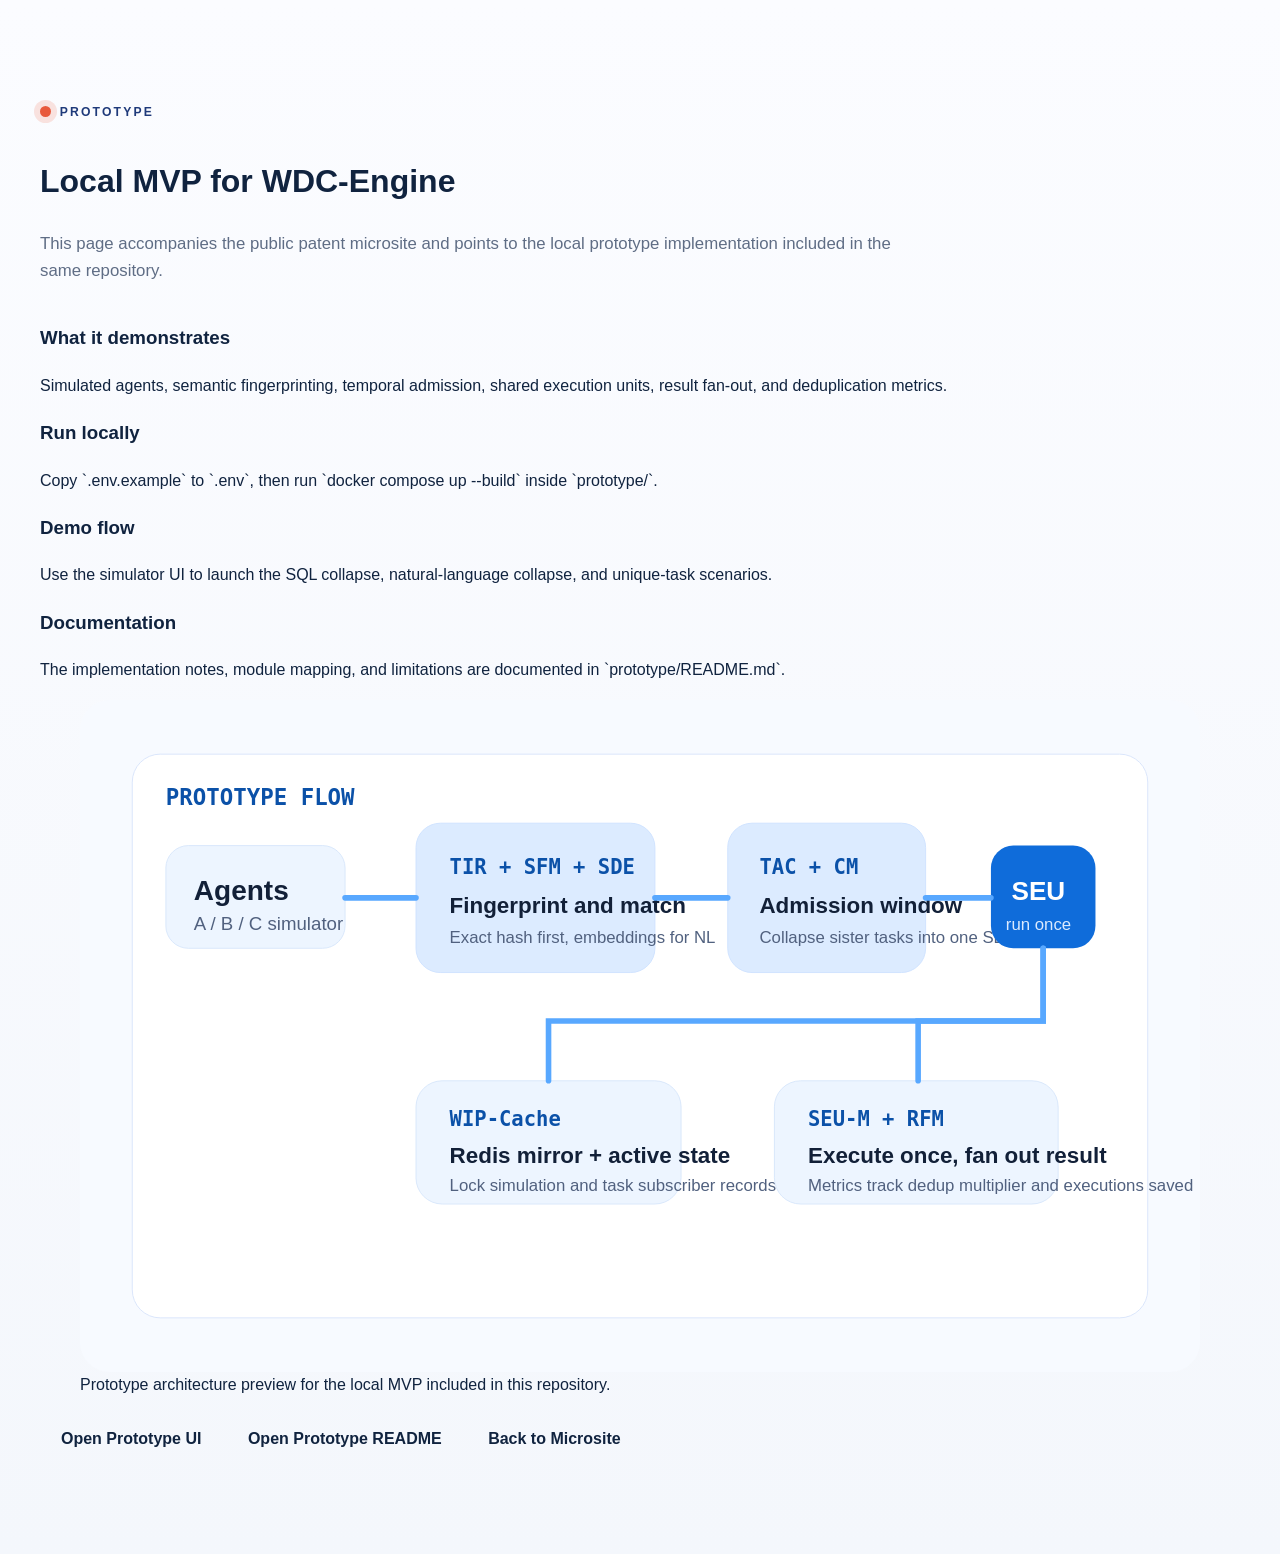
<file: prototype/index.html>
<!DOCTYPE html>
<html lang="en">
<head>
  <meta charset="UTF-8">
  <meta name="viewport" content="width=device-width, initial-scale=1.0">
  <title>WDC-Engine Prototype</title>
  <meta name="description" content="Overview page for the WDC-Engine prototype MVP in this repository.">
  <meta name="robots" content="index,follow,max-image-preview:large">
  <link rel="canonical" href="https://manishklach.github.io/wdc-engine-patent-site/prototype/">
  <meta property="og:type" content="website">
  <meta property="og:title" content="WDC-Engine Prototype | Local MVP">
  <meta property="og:description" content="Prototype overview for the WDC-Engine MVP demonstrating semantic fingerprinting, temporal admission, shared execution units, and result fan-out.">
  <meta property="og:url" content="https://manishklach.github.io/wdc-engine-patent-site/prototype/">
  <meta property="og:image" content="https://manishklach.github.io/wdc-engine-patent-site/assets/prototype/diagrams/prototype-preview.svg">
  <meta property="og:image:alt" content="Preview diagram for the WDC-Engine prototype MVP.">
  <meta property="og:site_name" content="WDC-Engine">
  <meta name="twitter:card" content="summary_large_image">
  <meta name="twitter:title" content="WDC-Engine Prototype | Local MVP">
  <meta name="twitter:description" content="Local prototype overview for WDC-Engine with simulator, architecture preview, and run instructions.">
  <meta name="twitter:image" content="https://manishklach.github.io/wdc-engine-patent-site/assets/prototype/diagrams/prototype-preview.svg">
  <meta name="twitter:image:alt" content="Preview diagram for the WDC-Engine prototype MVP.">
  <link rel="stylesheet" href="../styles.css">
  <script type="application/ld+json">
  {
    "@context": "https://schema.org",
    "@type": "SoftwareSourceCode",
    "name": "WDC-Engine Prototype",
    "codeRepository": "https://github.com/manishklach/wdc-engine-patent-site",
    "url": "https://manishklach.github.io/wdc-engine-patent-site/prototype/",
    "description": "Prototype implementation for the WDC-Engine concept demo.",
    "programmingLanguage": ["Python", "JavaScript", "HTML", "CSS"]
  }
  </script>
</head>
<body>
  <div class="site-bg" aria-hidden="true">
    <div class="aurora aurora-one"></div>
    <div class="aurora aurora-two"></div>
    <div class="grid-wash"></div>
  </div>
  <main class="section">
    <div class="container">
      <div class="section-heading">
        <p class="eyebrow">Prototype</p>
        <h1>Local MVP for WDC-Engine</h1>
        <p>This page accompanies the public patent microsite and points to the local prototype implementation included in the same repository.</p>
      </div>

      <div class="prototype-layout" style="margin-top:2rem;">
        <div class="prototype-feature-grid">
          <article class="prototype-feature">
            <h3>What it demonstrates</h3>
            <p>Simulated agents, semantic fingerprinting, temporal admission, shared execution units, result fan-out, and deduplication metrics.</p>
          </article>
          <article class="prototype-feature" id="run-locally">
            <h3>Run locally</h3>
            <p>Copy `.env.example` to `.env`, then run `docker compose up --build` inside `prototype/`.</p>
          </article>
          <article class="prototype-feature" id="demo-flow">
            <h3>Demo flow</h3>
            <p>Use the simulator UI to launch the SQL collapse, natural-language collapse, and unique-task scenarios.</p>
          </article>
          <article class="prototype-feature">
            <h3>Documentation</h3>
            <p>The implementation notes, module mapping, and limitations are documented in `prototype/README.md`.</p>
          </article>
        </div>

        <div class="prototype-preview">
          <figure class="prototype-media">
            <img src="../assets/prototype/diagrams/prototype-preview.svg" alt="Prototype preview diagram.">
            <figcaption>Prototype architecture preview for the local MVP included in this repository.</figcaption>
          </figure>
        </div>
      </div>

      <div class="cta-row">
        <a class="button button-primary" href="./frontend/">Open Prototype UI</a>
        <a class="button button-secondary" href="./README.md">Open Prototype README</a>
        <a class="button button-secondary" href="../">Back to Microsite</a>
      </div>
    </div>
  </main>
</body>
</html>
</file>
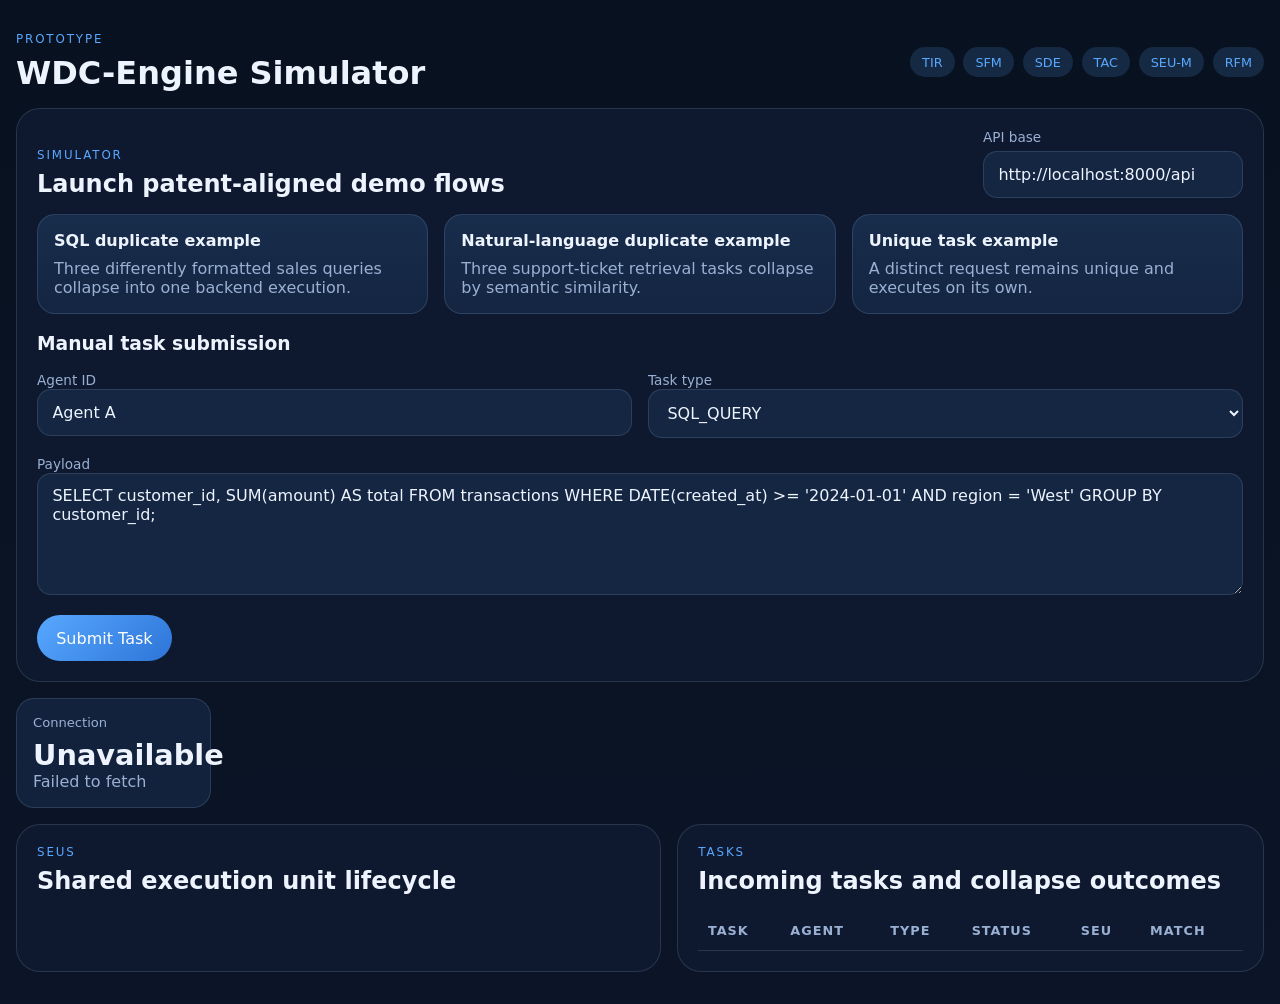
<file: prototype/frontend/index.html>
<!DOCTYPE html>
<html lang="en">
<head>
  <meta charset="UTF-8">
  <meta name="viewport" content="width=device-width, initial-scale=1.0">
  <title>WDC-Engine Prototype Simulator</title>
  <meta name="description" content="Local simulator for the WDC-Engine prototype demonstrating semantic deduplication, temporal admission, shared execution units, and result fan-out.">
  <meta name="robots" content="noindex,follow">
  <link rel="canonical" href="https://manishklach.github.io/wdc-engine-patent-site/prototype/">
  <link rel="stylesheet" href="./styles.css">
</head>
<body>
  <header class="topbar">
    <div>
      <p class="eyebrow">Prototype</p>
      <h1>WDC-Engine Simulator</h1>
    </div>
    <div class="status-cluster">
      <span class="status-pill">TIR</span>
      <span class="status-pill">SFM</span>
      <span class="status-pill">SDE</span>
      <span class="status-pill">TAC</span>
      <span class="status-pill">SEU-M</span>
      <span class="status-pill">RFM</span>
    </div>
  </header>

  <main class="page">
    <section class="panel">
      <div class="panel-header">
        <div>
          <p class="eyebrow">Simulator</p>
          <h2>Launch patent-aligned demo flows</h2>
        </div>
        <label class="api-input">
          <span>API base</span>
          <input id="apiBase" type="text" value="http://localhost:8000/api">
        </label>
      </div>
      <div class="scenario-grid">
        <button class="scenario-card" data-scenario="sql-collapse">
          <strong>SQL duplicate example</strong>
          <span>Three differently formatted sales queries collapse into one backend execution.</span>
        </button>
        <button class="scenario-card" data-scenario="nl-collapse">
          <strong>Natural-language duplicate example</strong>
          <span>Three support-ticket retrieval tasks collapse by semantic similarity.</span>
        </button>
        <button class="scenario-card" data-scenario="unique-task">
          <strong>Unique task example</strong>
          <span>A distinct request remains unique and executes on its own.</span>
        </button>
      </div>
      <form id="taskForm" class="manual-form">
        <h3>Manual task submission</h3>
        <div class="form-grid">
          <label><span>Agent ID</span><input name="agent_id" value="Agent A" required></label>
          <label>
            <span>Task type</span>
            <select name="task_type">
              <option value="SQL_QUERY">SQL_QUERY</option>
              <option value="NATURAL_LANGUAGE">NATURAL_LANGUAGE</option>
              <option value="API_CALL">API_CALL</option>
            </select>
          </label>
        </div>
        <label><span>Payload</span><textarea name="payload" rows="5" required>SELECT customer_id, SUM(amount) AS total FROM transactions WHERE DATE(created_at) >= '2024-01-01' AND region = 'West' GROUP BY customer_id;</textarea></label>
        <button class="primary-button" type="submit">Submit Task</button>
      </form>
    </section>

    <section class="metrics-grid" id="metrics"></section>

    <section class="layout-grid">
      <section class="panel">
        <div class="panel-header">
          <div>
            <p class="eyebrow">SEUs</p>
            <h2>Shared execution unit lifecycle</h2>
          </div>
        </div>
        <div id="seuList" class="seu-list"></div>
      </section>

      <section class="panel">
        <div class="panel-header">
          <div>
            <p class="eyebrow">Tasks</p>
            <h2>Incoming tasks and collapse outcomes</h2>
          </div>
        </div>
        <div class="table-wrap">
          <table>
            <thead>
              <tr>
                <th>Task</th>
                <th>Agent</th>
                <th>Type</th>
                <th>Status</th>
                <th>SEU</th>
                <th>Match</th>
              </tr>
            </thead>
            <tbody id="taskTable"></tbody>
          </table>
        </div>
      </section>
    </section>
  </main>

  <script src="./script.js"></script>
</body>
</html>
</file>
<file: styles.css>
:root {
  --navy: #1f3a7a;
  --navy-strong: #162c5f;
  --navy-soft: #e6f1fb;
  --text: #10233f;
  --muted: #5f6d85;
  --line: #e0e6f0;
  --surface: #ffffff;
  --green-soft: #e6f4ec;
  --green-strong: #2d8450;
  --amber-soft: #fff3cd;
  --amber-strong: #a56b00;
  --coral: #e8593c;
  --coral-dark: #cf4528;
  --shadow-sm: 0 14px 30px rgba(16, 35, 63, 0.06);
  --shadow-md: 0 22px 48px rgba(16, 35, 63, 0.09);
  --shadow-lg: 0 34px 80px rgba(16, 35, 63, 0.12);
  --radius-xl: 28px;
  --radius-lg: 20px;
  --radius-md: 14px;
  --max-width: 1200px;
  --transition: 220ms ease;
}

*, *::before, *::after { box-sizing: border-box; }
html { scroll-behavior: smooth; }
body {
  margin: 0;
  font-family: "Manrope", sans-serif;
  color: var(--text);
  background: linear-gradient(180deg, #fbfcff 0%, #f4f7fc 100%);
  line-height: 1.65;
}
img, svg { display: block; max-width: 100%; }
a { color: inherit; text-decoration: none; }
button, input, textarea, select { font: inherit; }
button { cursor: pointer; }
:focus-visible { outline: 3px solid rgba(232, 89, 60, 0.34); outline-offset: 3px; }
.sr-only { position: absolute; width: 1px; height: 1px; padding: 0; margin: -1px; overflow: hidden; clip: rect(0, 0, 0, 0); white-space: nowrap; border: 0; }
.skip-link { position: absolute; top: -4rem; left: 1rem; z-index: 100; padding: 0.8rem 1rem; border-radius: 999px; background: var(--coral); color: #fff; font-weight: 700; }
.skip-link:focus { top: 1rem; }
.container { width: min(calc(100% - 2rem), var(--max-width)); margin: 0 auto; }
.section { padding: 5.6rem 0; }
.section-alt { background: linear-gradient(180deg, rgba(230, 241, 251, 0.42), rgba(255, 255, 255, 0.9)); }
.section-heading { max-width: 860px; margin-bottom: 2.4rem; }
.section-heading h2 { margin: 0.65rem 0 0; font-size: clamp(2rem, 4vw, 3.2rem); line-height: 1.08; letter-spacing: -0.04em; }
.section-heading p:last-child { margin-top: 1rem; color: var(--muted); font-size: 1.05rem; }
.eyebrow { display: inline-flex; align-items: center; gap: 0.55rem; font-size: 0.76rem; font-weight: 800; letter-spacing: 0.18em; text-transform: uppercase; color: var(--navy); }
.eyebrow::before { content: ""; width: 0.68rem; height: 0.68rem; border-radius: 999px; background: var(--coral); box-shadow: 0 0 0 6px rgba(232, 89, 60, 0.16); }
.site-header { position: sticky; top: 0; z-index: 40; background: rgba(255, 255, 255, 0.82); backdrop-filter: blur(8px); transition: border-color var(--transition), box-shadow var(--transition), background var(--transition); }
.site-header.is-scrolled { border-bottom: 1px solid rgba(16, 35, 63, 0.08); box-shadow: 0 10px 30px rgba(16, 35, 63, 0.06); background: rgba(255, 255, 255, 0.92); }
.nav-shell { min-height: 76px; display: flex; align-items: center; justify-content: space-between; gap: 1rem; }
.brand { display: inline-flex; align-items: center; gap: 0.85rem; color: var(--navy); font-weight: 800; }
.brand-mark { width: 44px; height: 44px; flex: 0 0 auto; }
.brand-wordmark { font-size: 1rem; letter-spacing: -0.03em; }
.site-nav { display: flex; align-items: center; gap: 1.2rem; }
.site-nav a { position: relative; padding: 0.35rem 0; color: var(--muted); font-weight: 600; transition: color var(--transition); }
.site-nav a::after { content: ""; position: absolute; left: 0; right: 0; bottom: -0.3rem; height: 2px; border-radius: 999px; background: var(--navy); transform: scaleX(0); transform-origin: left; transition: transform var(--transition); }
.site-nav a:hover, .site-nav a:focus-visible, .site-nav a.is-active { color: var(--navy); }
.site-nav a:hover::after, .site-nav a:focus-visible::after, .site-nav a.is-active::after { transform: scaleX(1); }
.nav-github { display: inline-flex; align-items: center; gap: 0.45rem; }
.nav-github svg { width: 1rem; height: 1rem; }
.nav-toggle { display: none; width: 48px; height: 48px; padding: 0; border-radius: 14px; border: 1px solid rgba(16, 35, 63, 0.08); background: rgba(255, 255, 255, 0.94); align-items: center; justify-content: center; flex-direction: column; gap: 4px; }
.nav-toggle span { width: 18px; height: 2px; background: var(--navy); border-radius: 999px; }
.hero { position: relative; padding: 7rem 0 5.6rem; background: linear-gradient(135deg, #132756 0%, #1f3a7a 48%, #243f83 100%); color: #fff; overflow: hidden; }
.hero-grid-layer { position: absolute; inset: 0; background-image: radial-gradient(circle, rgba(255, 255, 255, 0.22) 1px, transparent 1px); background-size: 24px 24px; opacity: 0.26; animation: dotPulse 8s ease-in-out infinite; }
@keyframes dotPulse { 0%, 100% { opacity: 0.18; transform: scale(1); } 50% { opacity: 0.34; transform: scale(1.02); } }
.hero::before, .hero::after { content: ""; position: absolute; border-radius: 999px; filter: blur(90px); opacity: 0.34; }
.hero::before { width: 260px; height: 260px; top: -40px; right: 6%; background: rgba(232, 89, 60, 0.5); }
.hero::after { width: 320px; height: 320px; bottom: -110px; left: -60px; background: rgba(84, 152, 255, 0.4); }
.hero-inner { position: relative; z-index: 1; display: grid; grid-template-columns: minmax(0, 1.02fr) minmax(0, 0.98fr); gap: 2rem; align-items: center; }
.eyebrow-hero { color: #d6e7ff; }
.hero h1 { margin: 1rem 0 0; font-size: clamp(2.25rem, 5vw, 3.5rem); line-height: 1.04; letter-spacing: -0.05em; max-width: 10ch; }
.hero-subtitle { margin-top: 1.1rem; max-width: 34rem; color: #dbe6fb; font-size: 1.25rem; }
.hero-stat-grid { display: grid; grid-template-columns: repeat(3, minmax(0, 1fr)); gap: 0.95rem; margin-top: 2rem; }
.hero-stat { padding: 1.1rem; border-radius: 18px; background: rgba(255, 255, 255, 0.08); border: 1px solid rgba(255, 255, 255, 0.12); box-shadow: inset 0 1px 0 rgba(255, 255, 255, 0.12); }
.hero-stat-value { display: block; font-size: clamp(1.8rem, 3vw, 2.45rem); font-weight: 800; letter-spacing: -0.04em; }
.hero-stat-label { display: block; margin-top: 0.35rem; color: #dbe6fb; font-size: 0.92rem; }
.hero-actions, .timeline-controls, .sql-actions, .prototype-link-group { display: flex; flex-wrap: wrap; gap: 0.9rem; }
.hero-actions { margin-top: 2rem; }
.button { display: inline-flex; align-items: center; justify-content: center; gap: 0.4rem; min-height: 50px; padding: 0 1.25rem; border-radius: 999px; border: 1px solid transparent; font-weight: 800; transition: transform var(--transition), background var(--transition), border-color var(--transition), box-shadow var(--transition), color var(--transition); }
.button:hover, .button:focus-visible { transform: translateY(-1px); }
.button-accent { background: var(--coral); color: #fff; box-shadow: 0 16px 34px rgba(232, 89, 60, 0.28); }
.button-accent:hover, .button-accent:focus-visible { background: var(--coral-dark); }
.button-ghost { border-color: rgba(255, 255, 255, 0.45); color: #fff; background: transparent; }
.button-ghost:hover, .button-ghost:focus-visible { background: rgba(255, 255, 255, 0.08); }
.button-outline { border-color: rgba(16, 35, 63, 0.12); background: rgba(255, 255, 255, 0.85); color: var(--navy); box-shadow: var(--shadow-sm); }
.hero-visual { position: relative; min-height: 380px; border-radius: 28px; background: linear-gradient(180deg, rgba(255, 255, 255, 0.1), rgba(255, 255, 255, 0.04)); border: 1px solid rgba(255, 255, 255, 0.12); box-shadow: var(--shadow-lg); overflow: hidden; }
.hero-panel { position: absolute; padding: 1rem 1.1rem; border-radius: 20px; border: 1px solid rgba(255, 255, 255, 0.12); background: rgba(8, 18, 41, 0.36); backdrop-filter: blur(10px); }
.hero-panel span, .hero-panel strong { display: block; }
.hero-panel strong { font-size: 1.05rem; letter-spacing: -0.02em; }
.hero-panel span { color: #dbe6fb; font-size: 0.92rem; }
.hero-panel-agents { top: 42px; left: 38px; width: 150px; display: grid; gap: 0.75rem; }
.hero-panel-core { top: 86px; left: 214px; width: 180px; display: grid; gap: 0.55rem; }
.hero-panel-result { top: 146px; right: 38px; width: 168px; display: grid; gap: 0.55rem; }
.hero-connector { position: absolute; inset: 0; width: 100%; height: 100%; }
.hero-connector path { fill: none; stroke: url(#heroFlow); stroke-width: 3; stroke-linecap: round; stroke-dasharray: 8 10; animation: flowDash 18s linear infinite; }
@keyframes flowDash { to { stroke-dashoffset: -200; } }
.feature-flow-grid, .metrics-grid, .patent-grid, .prototype-gallery { display: grid; gap: 1rem; }
.feature-flow-grid { grid-template-columns: repeat(4, minmax(0, 1fr)); }
.feature-card, .sql-card, .arch-note-card, .metric-card, .patent-card, .gallery-card, .prototype-architecture-card, .system-requirements, .explanation-box, .tabs-shell, .timeline-shell, .comparison-wrap, .architecture-canvas { background: rgba(255, 255, 255, 0.94); border: 1px solid var(--line); border-radius: var(--radius-xl); box-shadow: var(--shadow-sm); }
.feature-card, .arch-note-card, .metric-card, .patent-card, .system-requirements, .explanation-box, .prototype-architecture-card, .timeline-shell, .tabs-shell { padding: 1.35rem; }
.feature-card h3, .arch-note-card h3, .metric-card h3, .patent-card h3, .prototype-architecture-card h3, .system-requirements h3, .explanation-box h3 { margin: 0 0 0.7rem; font-size: 1.08rem; letter-spacing: -0.03em; }
.feature-card p, .arch-note-card p, .patent-card p, .system-requirements p, .explanation-box li, .gallery-card figcaption { color: var(--muted); }
.timeline-controls, .sql-actions { margin-bottom: 1rem; }
.timeline-diagram { overflow-x: auto; }
.timeline-stage { position: relative; min-width: 920px; padding: 2.4rem 0 4.4rem; }
.timeline-scale { position: relative; min-width: 920px; height: 26px; margin: 0 0 0.8rem 100px; border-bottom: 1px solid rgba(16, 35, 63, 0.16); }
.timeline-scale span { position: absolute; bottom: 0.35rem; transform: translateX(-50%); font-size: 0.72rem; color: var(--muted); }
.timeline-window { position: absolute; left: calc(100px + 8.333%); width: calc(75% - 2px); top: 0.75rem; bottom: 1.45rem; border-radius: 18px; background: rgba(232, 89, 60, 0.16); border: 1px solid rgba(232, 89, 60, 0.3); opacity: 0.28; transition: opacity 300ms ease, box-shadow 300ms ease; }
.timeline-window.is-active { opacity: 1; box-shadow: inset 0 0 0 1px rgba(232, 89, 60, 0.16); }
.timeline-window span { position: absolute; top: 0.55rem; left: 1rem; font-size: 0.78rem; font-weight: 800; letter-spacing: 0.08em; text-transform: uppercase; color: var(--coral-dark); }
.timeline-row { position: relative; display: grid; grid-template-columns: 92px 1fr; align-items: center; min-height: 84px; }
.timeline-label { font-weight: 800; color: var(--navy); }
.timeline-line { position: relative; height: 1px; background: rgba(16, 35, 63, 0.14); }
.timeline-line::before { content: ""; position: absolute; inset: -12px 0 auto; height: 24px; background-image: linear-gradient(90deg, rgba(16, 35, 63, 0.1) 1px, transparent 1px); background-size: calc(100% / 12) 100%; }
.task-bubble, .fanout-arrow, .execution-arrow, .multiplier-badge { opacity: 0; transform: translateY(10px); transition: opacity 280ms ease, transform 280ms ease; }
.task-bubble.is-visible, .fanout-arrow.is-visible, .execution-arrow.is-visible, .multiplier-badge.is-visible { opacity: 1; transform: translateY(0); }
.task-bubble { position: absolute; top: 50%; width: 124px; padding: 0.75rem; border-radius: 16px; transform: translateY(-50%) translateY(10px); border: 1px solid transparent; box-shadow: var(--shadow-sm); }
.task-bubble strong, .task-bubble span, .task-bubble em { display: block; }
.task-bubble strong { font-size: 0.9rem; }
.task-bubble span { font-size: 0.76rem; color: var(--muted); }
.task-bubble em { margin-top: 0.35rem; width: fit-content; padding: 0.18rem 0.48rem; border-radius: 999px; font-style: normal; font-size: 0.68rem; font-weight: 800; letter-spacing: 0.08em; text-transform: uppercase; background: rgba(232, 89, 60, 0.14); color: var(--coral-dark); }
.agent-a { left: calc(100px + 8.333%); background: rgba(230, 241, 251, 0.95); border-color: rgba(31, 58, 122, 0.12); }
.agent-b { left: calc(100px + 33.333%); background: rgba(255, 243, 205, 0.95); border-color: rgba(165, 107, 0, 0.16); }
.agent-c { left: calc(100px + 41.666%); background: rgba(255, 243, 205, 0.95); border-color: rgba(165, 107, 0, 0.16); }
.fanout-arrow { position: absolute; right: 30px; top: 50%; width: 210px; height: 0; border-top: 2px solid var(--green-strong); transform: translateY(-50%) translateY(10px); }
.fanout-arrow::before, .execution-arrow::after { content: ""; position: absolute; width: 10px; height: 10px; border-top: 2px solid currentColor; border-right: 2px solid currentColor; transform: rotate(45deg); }
.fanout-arrow::before { left: -1px; top: -6px; color: var(--green-strong); transform: rotate(-135deg); }
.fanout-arrow span, .execution-arrow span { position: absolute; top: -1.7rem; font-size: 0.76rem; font-weight: 700; color: var(--green-strong); }
.execution-arrow { position: absolute; left: calc(100px + 83.333%); top: calc(100% - 48px); width: 140px; height: 0; border-top: 3px solid var(--green-strong); color: var(--green-strong); }
.execution-arrow::after { right: -1px; top: -6px; }
.multiplier-badge { position: absolute; right: 0; bottom: 0; padding: 0.75rem 1rem; border-radius: 999px; background: var(--navy); color: #fff; font-weight: 800; box-shadow: var(--shadow-md); }
.sql-demo-grid { display: grid; grid-template-columns: repeat(3, minmax(0, 1fr)); gap: 1rem; }
.sql-card { padding: 1.15rem; background: rgba(255, 255, 255, 0.94); border: 1px solid var(--line); border-radius: var(--radius-xl); box-shadow: var(--shadow-sm); }
.sql-card header { display: flex; align-items: center; justify-content: space-between; gap: 0.8rem; margin-bottom: 0.8rem; }
.agent-chip { display: inline-flex; align-items: center; justify-content: center; min-width: 76px; padding: 0.28rem 0.58rem; border-radius: 999px; font-size: 0.72rem; font-weight: 800; letter-spacing: 0.08em; text-transform: uppercase; }
.chip-a { background: rgba(31, 58, 122, 0.1); color: var(--navy); } .chip-b { background: rgba(232, 89, 60, 0.12); color: var(--coral-dark); } .chip-c { background: rgba(165, 107, 0, 0.12); color: var(--amber-strong); }
.sql-card-title, .hash-line { font-size: 0.84rem; color: var(--muted); }
.code-box, .snippet-block { margin: 0; padding: 1rem; overflow: auto; border-radius: 18px; background: #1a1a2e; color: #f6f7fb; font-family: "IBM Plex Mono", monospace; font-size: 0.83rem; line-height: 1.65; white-space: pre-wrap; word-break: break-word; }
.canonical-box { margin-top: 0.8rem; min-height: 106px; }
.sql-result { margin-top: 0.9rem; }
.match-badge { display: inline-flex; align-items: center; min-height: 32px; padding: 0 0.75rem; border-radius: 999px; background: rgba(16, 35, 63, 0.06); color: var(--muted); font-size: 0.74rem; font-weight: 800; letter-spacing: 0.06em; text-transform: uppercase; }
.match-badge.is-match { background: rgba(45, 132, 80, 0.12); color: var(--green-strong); }
.match-badge.is-near { background: rgba(165, 107, 0, 0.12); color: var(--amber-strong); }
.sql-keyword { color: #74b9ff; font-weight: 700; }
.sql-placeholder { color: #ffd166; }
.sql-string { color: #8ad8b3; }
.architecture-shell { display: grid; gap: 1rem; }
.architecture-canvas { position: relative; min-height: 420px; overflow: hidden; }
.architecture-svg { position: absolute; inset: 0; width: 100%; height: 100%; }
.arch-main, .arch-collapse, .arch-deferred { fill: none; stroke-width: 3; stroke-linecap: round; }
.arch-main { stroke: var(--navy); }
.arch-collapse { stroke: var(--coral); stroke-dasharray: 8 10; }
.arch-deferred { stroke: #7b849a; stroke-dasharray: 6 8; }
.arch-label { font-family: "IBM Plex Mono", monospace; font-size: 13px; fill: var(--coral-dark); letter-spacing: 0.04em; }
.arch-label-muted { fill: #7b849a; }
.arch-node { position: absolute; display: inline-flex; align-items: center; justify-content: center; min-width: 110px; padding: 0.85rem 0.95rem; border-radius: 18px; border: 1px solid transparent; font-weight: 800; letter-spacing: -0.02em; box-shadow: var(--shadow-sm); transition: transform var(--transition), box-shadow var(--transition); }
.arch-node:hover, .arch-node:focus-visible { transform: translateY(-2px); box-shadow: var(--shadow-md); }
.arch-node::after { content: attr(data-tip); position: absolute; left: 50%; bottom: calc(100% + 10px); width: 220px; padding: 0.7rem 0.85rem; border-radius: 14px; background: rgba(12, 24, 48, 0.96); color: #fff; font-size: 0.78rem; line-height: 1.45; text-align: left; transform: translateX(-50%) translateY(8px); opacity: 0; pointer-events: none; transition: opacity var(--transition), transform var(--transition); z-index: 3; }
.arch-node:hover::after, .arch-node:focus-visible::after { opacity: 1; transform: translateX(-50%) translateY(0); }
.node-agent { background: var(--navy-soft); color: var(--navy); border-color: rgba(31, 58, 122, 0.12); }
.node-core { background: var(--navy); color: #fff; }
.node-cache { background: var(--amber-soft); color: #4d3b13; border-color: rgba(165, 107, 0, 0.16); }
.node-result { background: var(--green-soft); color: #225d3a; border-color: rgba(45, 132, 80, 0.16); }
.node-start { top: 168px; left: 34px; } .node-tir { top: 168px; left: 190px; } .node-sfm { top: 168px; left: 390px; } .node-sde { top: 168px; left: 592px; } .node-tac { top: 168px; left: 792px; } .node-seu { top: 168px; left: 946px; } .node-cache-main { top: 68px; left: 848px; } .node-rfm { top: 294px; left: 968px; } .node-result-end { top: 294px; left: 92px; } .node-cm { top: 68px; left: 618px; }
.architecture-notes { display: grid; grid-template-columns: repeat(2, minmax(0, 1fr)); gap: 1rem; }
.metrics-grid { grid-template-columns: repeat(3, minmax(0, 1fr)); }
.metric-card { display: grid; gap: 0.7rem; border-radius: 12px; transition: transform var(--transition), box-shadow var(--transition); }
.metric-card:hover, .metric-card:focus-within { transform: translateY(-4px); box-shadow: 0 24px 48px rgba(16, 35, 63, 0.12); }
.metric-label { font-size: 0.8rem; font-weight: 800; text-transform: uppercase; letter-spacing: 0.08em; color: var(--muted); }
.metric-value { font-size: clamp(2rem, 4vw, 2.8rem); line-height: 1; letter-spacing: -0.04em; }
.sparkline { width: 100%; height: 48px; }
.sparkline polyline { fill: none; stroke: var(--navy); stroke-width: 3; stroke-linecap: round; stroke-linejoin: round; }
.metrics-footnote { margin-top: 1rem; color: var(--muted); font-size: 0.92rem; }
.comparison-wrap { overflow-x: auto; }
.comparison-table { width: 100%; min-width: 960px; border-collapse: collapse; }
.comparison-table th, .comparison-table td { padding: 1rem 1.05rem; border-bottom: 1px solid var(--line); text-align: center; }
.comparison-table thead th { position: sticky; top: 0; background: #f5f8fd; z-index: 1; }
.comparison-table th:first-child, .comparison-table td:first-child { position: sticky; left: 0; text-align: left; background: rgba(255, 255, 255, 0.98); z-index: 2; }
.comparison-table thead th:first-child { z-index: 3; }
.wdc-column-header { background: var(--navy) !important; color: #fff; }
.status { display: inline-flex; align-items: center; justify-content: center; width: 28px; height: 28px; border-radius: 999px; font-weight: 800; }
.status-yes { background: rgba(45, 132, 80, 0.12); color: var(--green-strong); }
.status-no { background: rgba(220, 53, 69, 0.12); color: #a72d3b; }
.status-partial { background: rgba(165, 107, 0, 0.12); color: var(--amber-strong); }
.wdc-yes { background: rgba(230, 244, 236, 0.8); }
.prototype-top-grid { display: grid; grid-template-columns: minmax(0, 1.2fr) minmax(280px, 0.8fr); gap: 1rem; }
.prototype-architecture-card img { margin-top: 1rem; width: 100%; border-radius: 18px; border: 1px solid var(--line); }
.prototype-rail { display: grid; grid-template-columns: repeat(7, auto); gap: 0.6rem; align-items: center; margin-top: 1rem; }
.rail-node { padding: 0.7rem 0.9rem; border-radius: 16px; font-weight: 800; text-align: center; box-shadow: var(--shadow-sm); }
.browser-node { background: var(--navy-soft); color: var(--navy); } .api-node { background: var(--navy); color: #fff; } .redis-node { background: var(--amber-soft); color: #4d3b13; } .model-node { background: var(--green-soft); color: #225d3a; }
.rail-arrow { position: relative; width: 42px; height: 2px; background: var(--navy); }
.rail-arrow::after { content: ""; position: absolute; right: 0; top: -4px; width: 10px; height: 10px; border-top: 2px solid var(--navy); border-right: 2px solid var(--navy); transform: rotate(45deg); }
.system-requirements ul { margin: 0; padding-left: 1.15rem; color: var(--muted); }
.system-requirements li + li { margin-top: 0.3rem; }
.tabs-shell { margin-top: 1.2rem; }
.tab-input { position: absolute; opacity: 0; pointer-events: none; }
.tab-list { display: flex; flex-wrap: wrap; gap: 0.6rem; margin-bottom: 1rem; }
.tab-list label { display: inline-flex; align-items: center; min-height: 44px; padding: 0 1rem; border-radius: 999px; border: 1px solid var(--line); background: #fff; font-weight: 800; color: var(--muted); cursor: pointer; }
#tab-quickstart:checked ~ .tab-list label[for="tab-quickstart"], #tab-api:checked ~ .tab-list label[for="tab-api"], #tab-sdk:checked ~ .tab-list label[for="tab-sdk"] { background: var(--navy); color: #fff; border-color: var(--navy); }
.tab-panels .tab-panel { display: none; }
#tab-quickstart:checked ~ .tab-panels [data-panel="quickstart"], #tab-api:checked ~ .tab-panels [data-panel="api"], #tab-sdk:checked ~ .tab-panels [data-panel="sdk"] { display: block; }
.code-panel-head { display: flex; align-items: center; justify-content: space-between; gap: 0.8rem; margin-bottom: 0.75rem; }
.code-panel-head h3 { margin: 0; }
.copy-button { min-height: 38px; padding: 0 0.95rem; border-radius: 999px; border: 1px solid var(--line); background: rgba(255, 255, 255, 0.9); color: var(--navy); font-weight: 800; }
.prototype-gallery { grid-template-columns: repeat(2, minmax(0, 1fr)); margin-top: 1.2rem; }
.gallery-card { overflow: hidden; }
.gallery-card img { width: 100%; border-bottom: 1px solid var(--line); }
.gallery-card figcaption { padding: 1rem; font-size: 0.92rem; }
.status-pill { display: inline-flex; align-items: center; min-height: 34px; padding: 0 0.8rem; border-radius: 999px; background: rgba(232, 89, 60, 0.12); color: var(--coral-dark); font-size: 0.76rem; font-weight: 800; letter-spacing: 0.08em; text-transform: uppercase; }
.patent-grid { grid-template-columns: repeat(2, minmax(0, 1fr)); }
.site-footer { background: var(--navy); color: #fff; }
.footer-grid { display: grid; grid-template-columns: repeat(3, minmax(0, 1fr)); gap: 1.5rem; padding: 3.2rem 0 2.2rem; }
.footer-brand { font-size: 1.1rem; font-weight: 800; letter-spacing: -0.03em; }
.site-footer p, .site-footer li, .site-footer a { color: rgba(255, 255, 255, 0.82); }
.site-footer h3 { margin: 0 0 0.8rem; font-size: 1rem; }
.footer-links { list-style: none; margin: 0; padding: 0; display: grid; gap: 0.45rem; }
.footer-note { margin-top: 0.6rem; }
.footer-bottom { padding: 1rem; border-top: 1px solid rgba(255, 255, 255, 0.14); text-align: center; color: rgba(255, 255, 255, 0.78); font-size: 0.92rem; }
@media (max-width: 1080px) {
  .hero-inner, .prototype-top-grid { grid-template-columns: 1fr; }
  .hero h1 { max-width: none; }
  .feature-flow-grid, .metrics-grid, .architecture-notes, .patent-grid { grid-template-columns: repeat(2, minmax(0, 1fr)); }
  .sql-demo-grid, .prototype-gallery, .footer-grid { grid-template-columns: 1fr; }
  .architecture-canvas { min-height: 640px; display: grid; align-content: start; padding: 1rem; }
  .architecture-svg { display: none; }
  .arch-node { position: static; width: 100%; margin: 0.7rem; }
}
@media (max-width: 860px) {
  .site-nav { position: absolute; top: calc(100% + 1px); left: 0; right: 0; display: grid; gap: 0; background: rgba(255, 255, 255, 0.98); border-bottom: 1px solid rgba(16, 35, 63, 0.08); box-shadow: 0 12px 32px rgba(16, 35, 63, 0.08); transform: translateY(-8px); opacity: 0; pointer-events: none; transition: opacity var(--transition), transform var(--transition); }
  .site-nav a { padding: 1rem; }
  .site-nav.is-open { opacity: 1; pointer-events: auto; transform: translateY(0); }
  .nav-toggle { display: inline-flex; }
  .hero { padding-top: 6rem; }
  .hero-stat-grid, .feature-flow-grid, .metrics-grid, .patent-grid, .sql-demo-grid { grid-template-columns: 1fr; }
  .timeline-scale, .timeline-stage { min-width: 100%; }
  .timeline-scale { margin-left: 0; }
  .timeline-stage { padding-top: 1.5rem; }
  .timeline-row { grid-template-columns: 1fr; gap: 0.65rem; min-height: auto; padding: 1rem 0; }
  .timeline-label { padding-left: 0.2rem; }
  .timeline-line { display: none; }
  .timeline-window { left: 0; width: 100%; top: 0.2rem; bottom: auto; height: calc(100% - 1rem); }
  .task-bubble, .fanout-arrow, .execution-arrow, .multiplier-badge { position: relative; left: auto; right: auto; top: auto; width: 100%; transform: translateY(10px); }
  .task-bubble.is-visible, .fanout-arrow.is-visible, .execution-arrow.is-visible, .multiplier-badge.is-visible { transform: translateY(0); }
  .fanout-arrow, .execution-arrow { margin-top: 0.55rem; }
  .fanout-arrow span, .execution-arrow span { position: static; display: inline-block; margin-bottom: 0.45rem; }
  .multiplier-badge { margin-top: 1rem; }
  .prototype-rail { grid-template-columns: 1fr; }
  .rail-arrow { width: 2px; height: 28px; justify-self: center; }
  .rail-arrow::after { top: auto; bottom: 0; left: -4px; transform: rotate(135deg); }
  .footer-grid { grid-template-columns: 1fr; }
}
@media (max-width: 640px) {
  .hero h1 { font-size: 2.25rem; }
  .hero-subtitle { font-size: 1.05rem; }
  .section { padding: 4.6rem 0; }
  .section-heading h2 { font-size: 2rem; }
  .button, .copy-button { width: 100%; }
  .hero-actions, .timeline-controls, .sql-actions, .prototype-link-group { flex-direction: column; }
}
@media (prefers-color-scheme: dark) {
  .metric-card { background: rgba(12, 24, 48, 0.92); border-color: rgba(255, 255, 255, 0.08); color: #eff4ff; }
  .metric-card .metric-label { color: rgba(239, 244, 255, 0.68); }
  .sparkline polyline { stroke: #90b9ff; }
  .comparison-wrap { background: rgba(12, 24, 48, 0.94); border-color: rgba(255, 255, 255, 0.08); }
  .comparison-table th, .comparison-table td { border-bottom-color: rgba(255, 255, 255, 0.08); color: #eff4ff; }
  .comparison-table thead th, .comparison-table th:first-child, .comparison-table td:first-child { background: rgba(16, 30, 58, 0.98); }
}
</file>
<file: prototype/frontend/styles.css>
:root {
  --bg: #08111f;
  --panel: #0f1b31;
  --panel-soft: #142642;
  --text: #edf3ff;
  --muted: #9ab0d3;
  --accent: #58a8ff;
  --accent-soft: rgba(88, 168, 255, 0.16);
  --success: #59d391;
  --warning: #ffcc66;
  --danger: #ff7b8b;
  --line: rgba(154, 176, 211, 0.18);
}

* { box-sizing: border-box; }
body {
  margin: 0;
  font-family: Inter, system-ui, sans-serif;
  background: linear-gradient(180deg, #08111f, #0b1527);
  color: var(--text);
}
h1, h2, h3, p { margin: 0; }
button, input, textarea, select { font: inherit; }
.topbar, .page { width: min(calc(100% - 2rem), 1280px); margin: 0 auto; }
.topbar {
  padding: 2rem 0 1rem;
  display: flex;
  gap: 1rem;
  justify-content: space-between;
  align-items: center;
}
.eyebrow {
  text-transform: uppercase;
  letter-spacing: 0.16em;
  font-size: 0.74rem;
  color: var(--accent);
  margin-bottom: 0.5rem;
}
.status-cluster { display: flex; flex-wrap: wrap; justify-content: end; gap: 0.55rem; }
.status-pill {
  padding: 0.45rem 0.75rem;
  border-radius: 999px;
  background: var(--accent-soft);
  color: var(--accent);
  font-size: 0.8rem;
}
.page { padding-bottom: 2rem; display: grid; gap: 1rem; }
.panel {
  background: rgba(15, 27, 49, 0.88);
  border: 1px solid var(--line);
  border-radius: 24px;
  padding: 1.25rem;
}
.panel-header {
  display: flex;
  justify-content: space-between;
  gap: 1rem;
  align-items: end;
  margin-bottom: 1rem;
}
.api-input { display: grid; gap: 0.4rem; min-width: 260px; }
.api-input span,
label span { color: var(--muted); font-size: 0.85rem; }
input, textarea, select {
  width: 100%;
  border: 1px solid var(--line);
  background: var(--panel-soft);
  color: var(--text);
  border-radius: 14px;
  padding: 0.8rem 0.9rem;
}
.scenario-grid, .metrics-grid, .layout-grid, .form-grid { display: grid; gap: 1rem; }
.scenario-grid { grid-template-columns: repeat(3, minmax(0, 1fr)); }
.scenario-card {
  text-align: left;
  padding: 1rem;
  border-radius: 18px;
  border: 1px solid var(--line);
  background: linear-gradient(180deg, rgba(88, 168, 255, 0.14), rgba(20, 38, 66, 0.96));
  color: var(--text);
  cursor: pointer;
}
.scenario-card strong { display: block; margin-bottom: 0.55rem; }
.scenario-card span { color: var(--muted); }
.manual-form { margin-top: 1.2rem; display: grid; gap: 1rem; }
.form-grid { grid-template-columns: repeat(2, minmax(0, 1fr)); }
.primary-button {
  width: fit-content;
  border: 0;
  border-radius: 999px;
  padding: 0.85rem 1.2rem;
  background: linear-gradient(135deg, #58a8ff, #2d75d8);
  color: #fff;
  cursor: pointer;
}
.metrics-grid { grid-template-columns: repeat(6, minmax(0, 1fr)); }
.metric-card {
  padding: 1rem;
  border-radius: 18px;
  background: rgba(20, 38, 66, 0.86);
  border: 1px solid var(--line);
}
.metric-card span {
  display: block;
  color: var(--muted);
  font-size: 0.82rem;
  margin-bottom: 0.45rem;
}
.metric-card strong { font-size: 1.8rem; }
.layout-grid { grid-template-columns: 1.1fr 1fr; }
.seu-list { display: grid; gap: 0.9rem; }
.seu-card {
  padding: 1rem;
  border-radius: 18px;
  background: rgba(20, 38, 66, 0.92);
  border: 1px solid var(--line);
}
.seu-header, .task-summary {
  display: flex;
  justify-content: space-between;
  gap: 1rem;
  align-items: center;
}
.status-tag {
  padding: 0.35rem 0.65rem;
  border-radius: 999px;
  font-size: 0.75rem;
  text-transform: uppercase;
  letter-spacing: 0.08em;
}
.status-pending { background: rgba(255, 204, 102, 0.16); color: var(--warning); }
.status-executing { background: rgba(88, 168, 255, 0.16); color: var(--accent); }
.status-completed { background: rgba(89, 211, 145, 0.16); color: var(--success); }
.status-failed { background: rgba(255, 123, 139, 0.16); color: var(--danger); }
.timer-bar {
  margin-top: 0.8rem;
  height: 10px;
  border-radius: 999px;
  background: rgba(255, 255, 255, 0.06);
  overflow: hidden;
}
.timer-fill { height: 100%; background: linear-gradient(90deg, #58a8ff, #8dc2ff); }
.subscriber-list { margin-top: 0.8rem; color: var(--muted); font-size: 0.9rem; }
.table-wrap { overflow: auto; }
table { width: 100%; border-collapse: collapse; }
th, td {
  padding: 0.75rem 0.6rem;
  border-bottom: 1px solid var(--line);
  text-align: left;
  font-size: 0.92rem;
}
th {
  color: var(--muted);
  font-size: 0.8rem;
  text-transform: uppercase;
  letter-spacing: 0.08em;
}
.muted { color: var(--muted); }
@media (max-width: 1080px) {
  .metrics-grid { grid-template-columns: repeat(3, minmax(0, 1fr)); }
  .layout-grid, .scenario-grid { grid-template-columns: 1fr; }
}
@media (max-width: 720px) {
  .topbar, .panel-header, .task-summary { flex-direction: column; align-items: start; }
  .form-grid, .metrics-grid { grid-template-columns: 1fr; }
}
</file>
